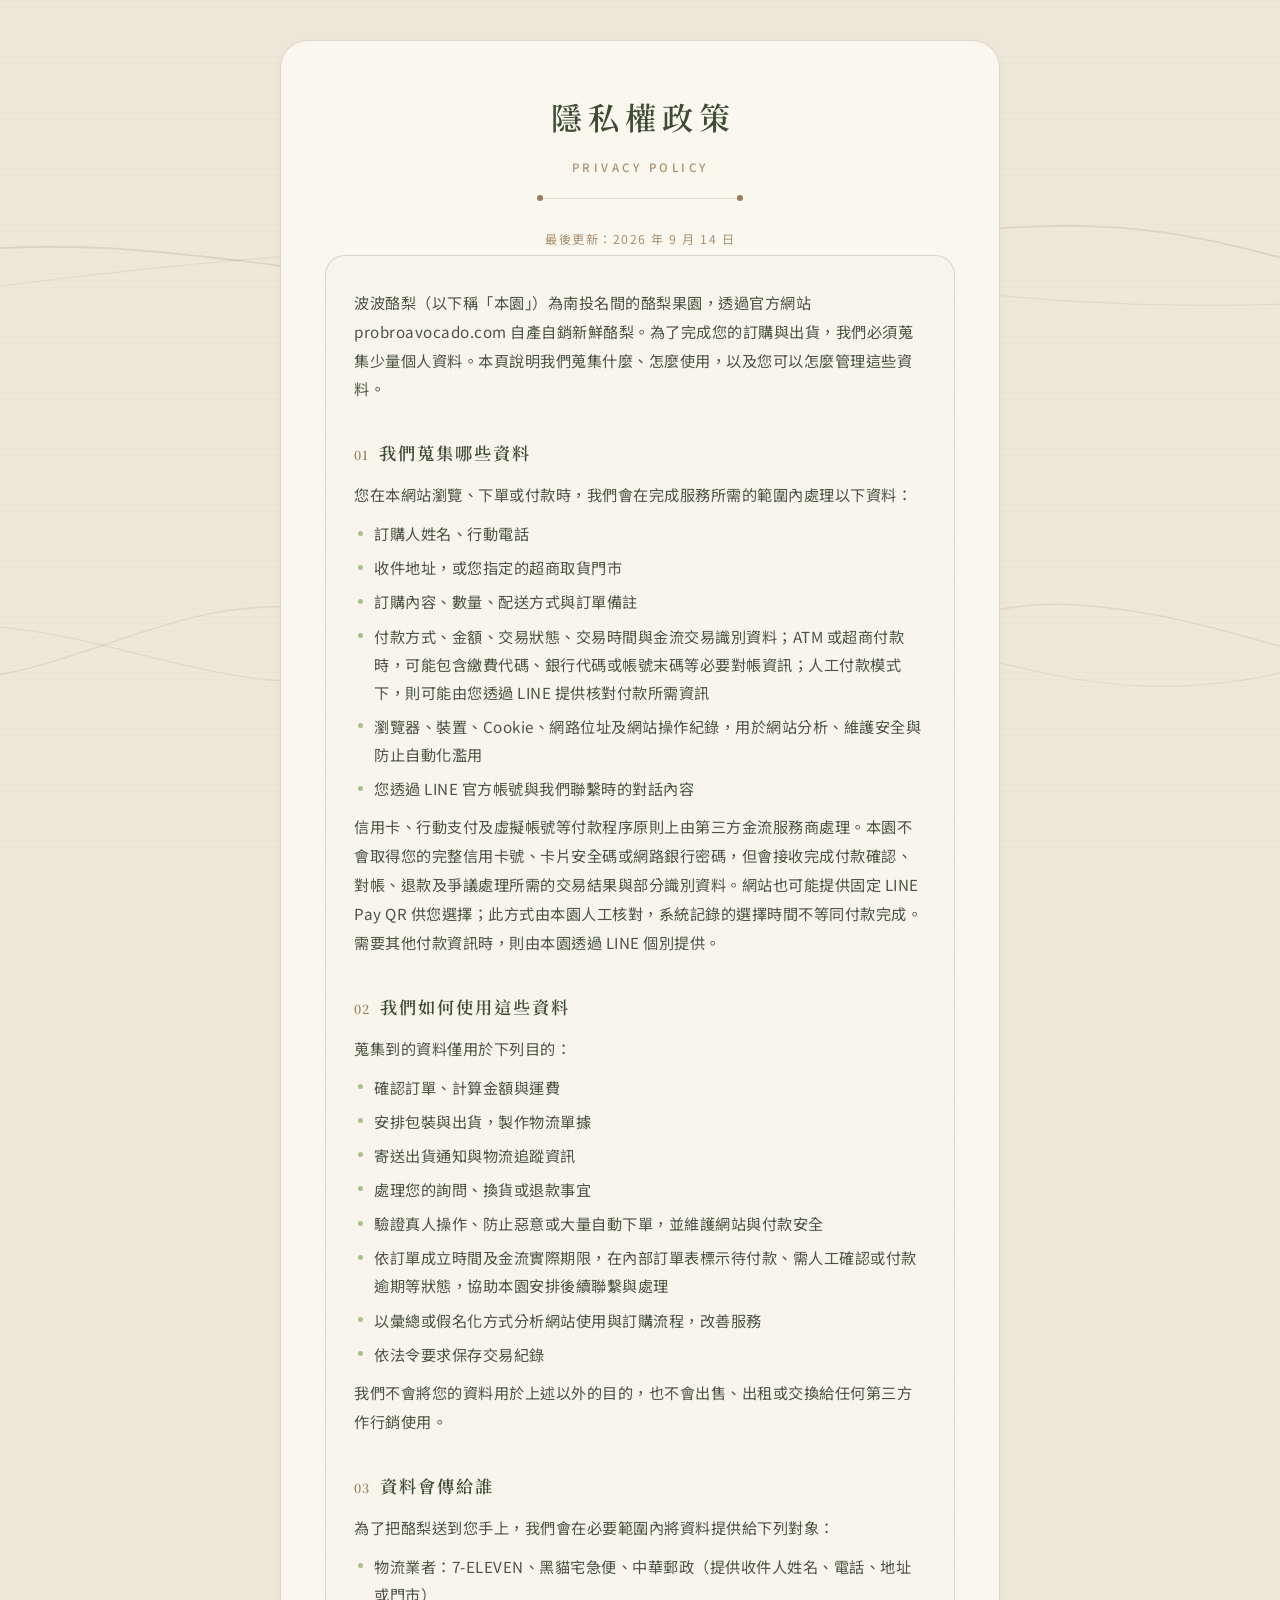
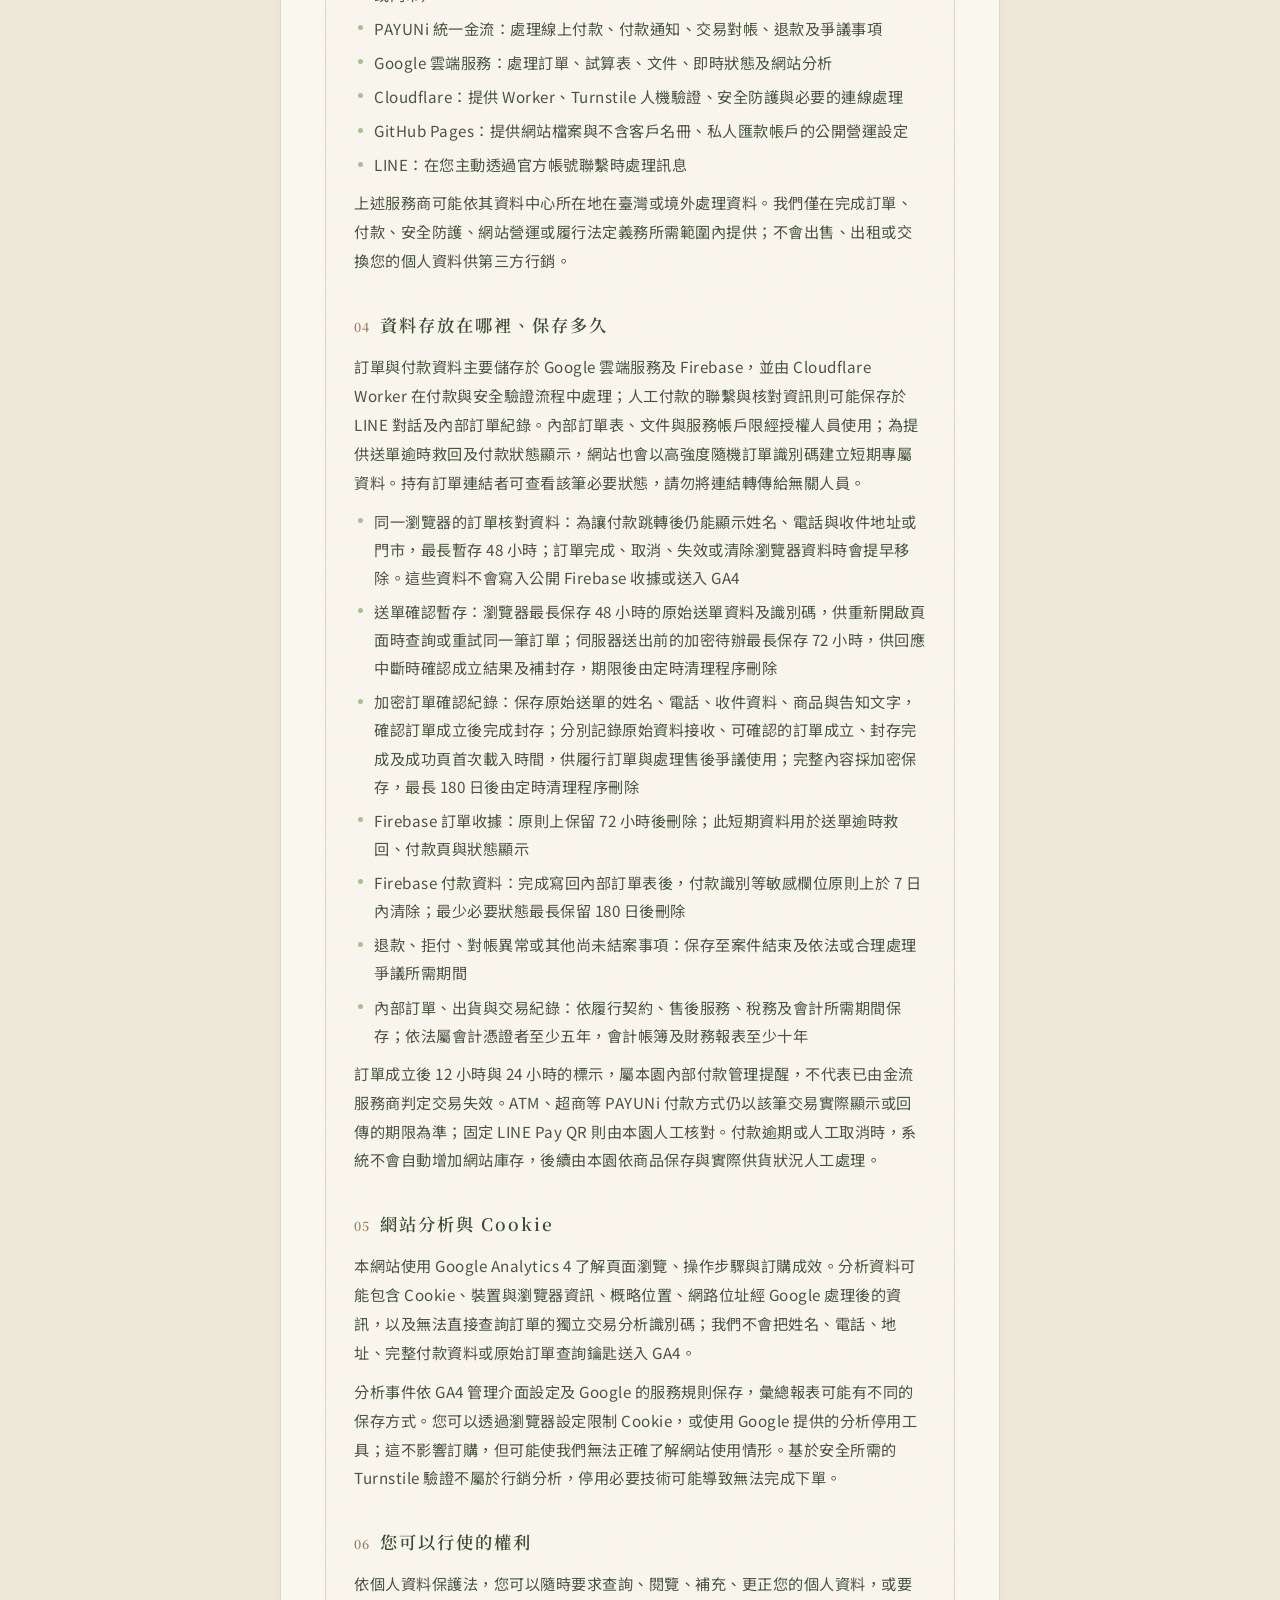
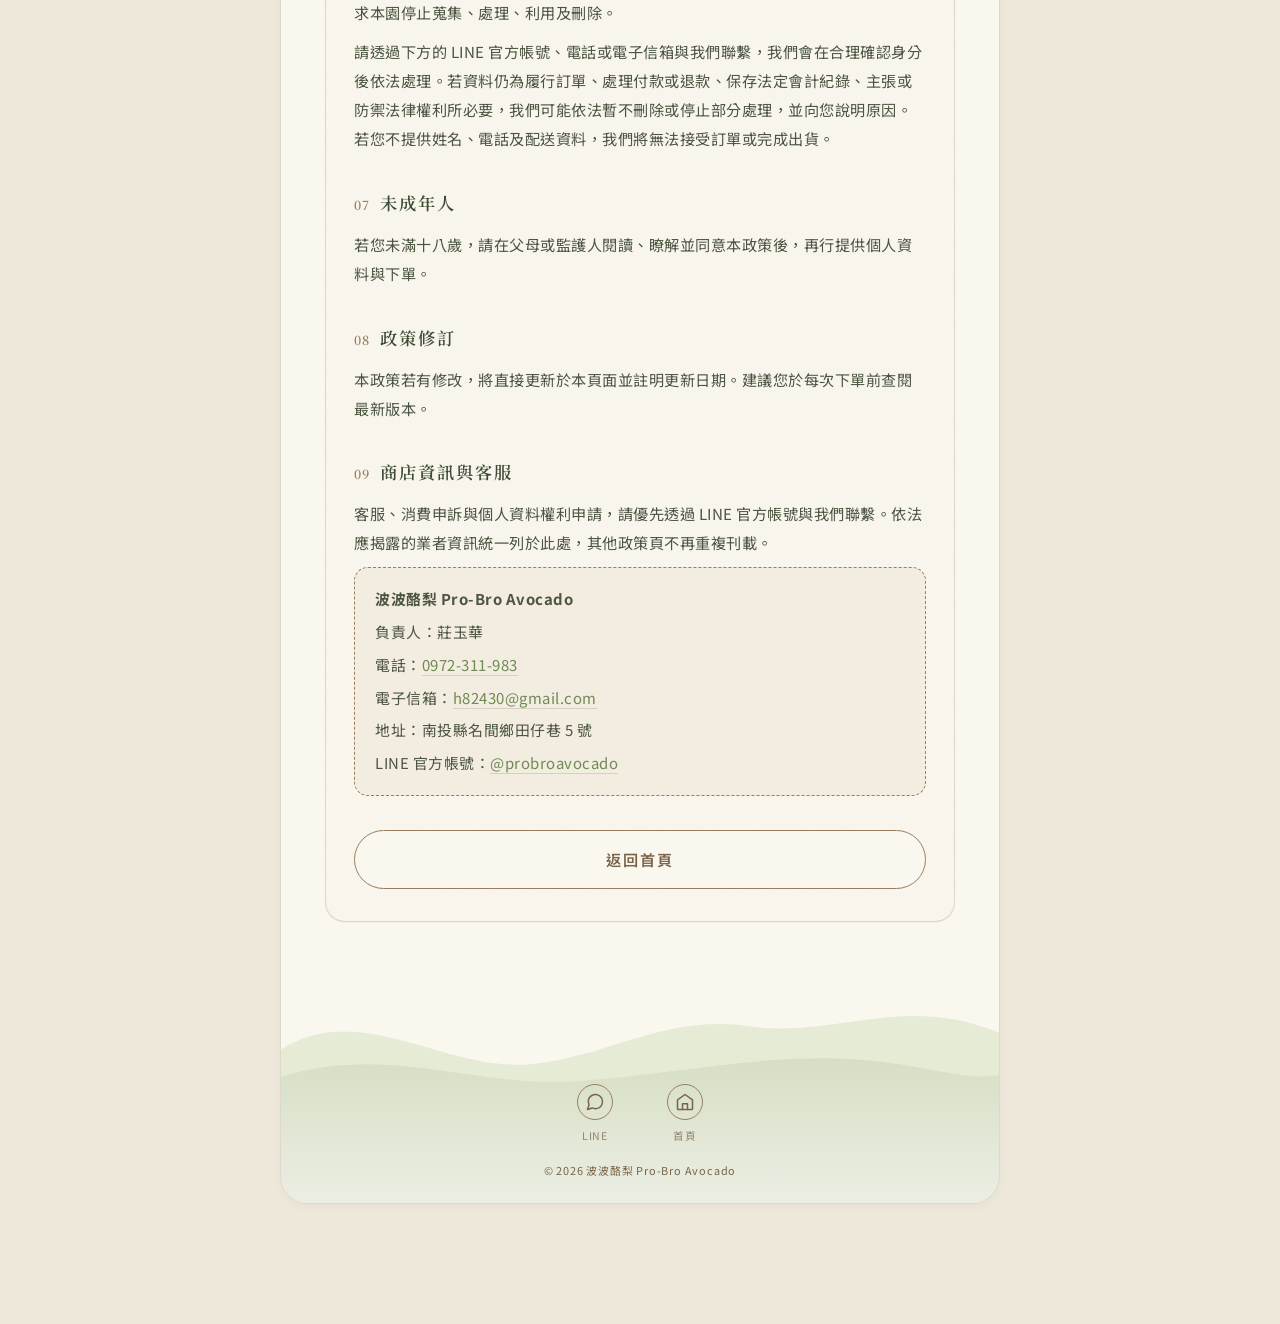
<file: privacy.html>
<!DOCTYPE html>
<html lang="zh-Hant-TW">
<head>
<meta charset="UTF-8">
<meta name="viewport" content="width=device-width, initial-scale=1.0">
<title>隱私權政策｜波波酪梨 Pro-Bro Avocado</title>
<meta name="description" content="波波酪梨蒐集、處理與利用個人資料的方式說明。">

<link rel="preconnect" href="https://fonts.googleapis.com">
<link rel="preconnect" href="https://fonts.gstatic.com" crossorigin>
<link href="https://fonts.googleapis.com/css2?family=Noto+Sans+TC:wght@400;500;600;700&family=Noto+Serif+TC:wght@500;600&display=swap" rel="stylesheet">

<link rel="stylesheet" href="style.css?v=11">

<style>
  /* 政策頁專用：條文編號與段落節奏。
     只在 .policy-page 下生效，不影響訂購流程的任何頁面。 */
  .policy-page .info-block { text-align: left; }

  .policy-page .policy-section { margin-bottom: 34px; }
  .policy-page .policy-section:last-child { margin-bottom: 0; }

  .policy-page .policy-heading {
    font-family: var(--heading-font);
    font-size: 1.08rem;
    font-weight: 600;
    letter-spacing: 2px;
    color: var(--avo-dark);
    margin: 0 0 12px;
    display: flex;
    align-items: baseline;
    gap: 10px;
  }
  .policy-page .policy-num {
    font-size: 0.78rem;
    font-weight: 600;
    letter-spacing: 1px;
    color: var(--avo-accent);
    font-variant-numeric: tabular-nums;
    flex: 0 0 auto;
  }

  .policy-page .policy-section p {
    font-size: 0.95rem;
    line-height: 1.9;
    margin: 0 0 10px;
    white-space: normal;
    color: var(--text-main);
  }
  .policy-page .policy-section p:last-child { margin-bottom: 0; }

  .policy-page .policy-list {
    list-style: none;
    margin: 4px 0 10px;
    padding: 0;
  }
  .policy-page .policy-list li {
    position: relative;
    padding-left: 20px;
    font-size: 0.95rem;
    line-height: 1.85;
    margin-bottom: 6px;
    color: var(--text-main);
  }
  .policy-page .policy-list li::before {
    content: "";
    position: absolute;
    left: 4px;
    top: 0.75em;
    width: 5px;
    height: 5px;
    border-radius: 50%;
    background: var(--sage);
  }

  .policy-page .policy-updated {
    text-align: center;
    font-size: 0.76rem;
    letter-spacing: 1.5px;
    color: var(--avo-accent);
    opacity: 0.85;
    margin: 0 0 4px;
  }

  .policy-page .contact-card {
    background: rgba(237, 228, 211, 0.5);
    border: 1px dashed var(--avo-accent);
    border-radius: var(--r-field);
    padding: 18px 20px;
    margin-top: 6px;
  }
  .policy-page .contact-card p {
    margin: 0 0 6px;
    font-size: 0.93rem;
    line-height: 1.8;
  }
  .policy-page .contact-card p:last-child { margin-bottom: 0; }
  .policy-page .contact-card a {
    color: var(--herb-green);
    text-decoration: none;
    border-bottom: 1px solid var(--rule);
  }
  .policy-page .contact-card a:hover { border-bottom-color: var(--herb-green); }

  .policy-page .back-link-wrap { margin-top: 26px; }
  .policy-page .back-link-wrap .btn-secondary { width: 100%; }

  @media screen and (max-width: 767px) {
    .policy-page .policy-section { margin-bottom: 28px; }
    .policy-page .policy-heading { font-size: 1rem; letter-spacing: 1.5px; }
    .policy-page .policy-section p,
    .policy-page .policy-list li { font-size: 0.9rem; }
  }
</style>
</head>

<body class="policy-page">
<div class="main-wrapper">
  <div class="app-container">

    <h1 class="main-title">隱私權政策</h1>
    <p class="sub-title">PRIVACY POLICY</p>
    <div class="title-divider"></div>
    <!-- 2026-09-08：補充加密訂單確認紀錄及其保存期限 -->
    <p class="policy-updated">最後更新：2026 年 9 月 14 日</p>

    <div class="info-block">
      <div class="policy-section">
        <p>波波酪梨（以下稱「本園」）為南投名間的酪梨果園，透過官方網站 probroavocado.com 自產自銷新鮮酪梨。為了完成您的訂購與出貨，我們必須蒐集少量個人資料。本頁說明我們蒐集什麼、怎麼使用，以及您可以怎麼管理這些資料。</p>
      </div>

      <div class="policy-section">
        <h2 class="policy-heading"><span class="policy-num">01</span>我們蒐集哪些資料</h2>
        <p>您在本網站瀏覽、下單或付款時，我們會在完成服務所需的範圍內處理以下資料：</p>
        <ul class="policy-list">
          <li>訂購人姓名、行動電話</li>
          <li>收件地址，或您指定的超商取貨門市</li>
          <li>訂購內容、數量、配送方式與訂單備註</li>
          <li>付款方式、金額、交易狀態、交易時間與金流交易識別資料；ATM 或超商付款時，可能包含繳費代碼、銀行代碼或帳號末碼等必要對帳資訊；人工付款模式下，則可能由您透過 LINE 提供核對付款所需資訊</li>
          <li>瀏覽器、裝置、Cookie、網路位址及網站操作紀錄，用於網站分析、維護安全與防止自動化濫用</li>
          <li>您透過 LINE 官方帳號與我們聯繫時的對話內容</li>
        </ul>
        <p>信用卡、行動支付及虛擬帳號等付款程序原則上由第三方金流服務商處理。本園不會取得您的完整信用卡號、卡片安全碼或網路銀行密碼，但會接收完成付款確認、對帳、退款及爭議處理所需的交易結果與部分識別資料。網站也可能提供固定 LINE Pay QR 供您選擇；此方式由本園人工核對，系統記錄的選擇時間不等同付款完成。需要其他付款資訊時，則由本園透過 LINE 個別提供。</p>
      </div>

      <div class="policy-section">
        <h2 class="policy-heading"><span class="policy-num">02</span>我們如何使用這些資料</h2>
        <p>蒐集到的資料僅用於下列目的：</p>
        <ul class="policy-list">
          <li>確認訂單、計算金額與運費</li>
          <li>安排包裝與出貨，製作物流單據</li>
          <li>寄送出貨通知與物流追蹤資訊</li>
          <li>處理您的詢問、換貨或退款事宜</li>
          <li>驗證真人操作、防止惡意或大量自動下單，並維護網站與付款安全</li>
          <li>依訂單成立時間及金流實際期限，在內部訂單表標示待付款、需人工確認或付款逾期等狀態，協助本園安排後續聯繫與處理</li>
          <li>以彙總或假名化方式分析網站使用與訂購流程，改善服務</li>
          <li>依法令要求保存交易紀錄</li>
        </ul>
        <p>我們不會將您的資料用於上述以外的目的，也不會出售、出租或交換給任何第三方作行銷使用。</p>
      </div>

      <div class="policy-section">
        <h2 class="policy-heading"><span class="policy-num">03</span>資料會傳給誰</h2>
        <p>為了把酪梨送到您手上，我們會在必要範圍內將資料提供給下列對象：</p>
        <ul class="policy-list">
          <li>物流業者：7-ELEVEN、黑貓宅急便、中華郵政（提供收件人姓名、電話、地址或門市）</li>
          <li>PAYUNi 統一金流：處理線上付款、付款通知、交易對帳、退款及爭議事項</li>
          <li>Google 雲端服務：處理訂單、試算表、文件、即時狀態及網站分析</li>
          <li>Cloudflare：提供 Worker、Turnstile 人機驗證、安全防護與必要的連線處理</li>
          <li>GitHub Pages：提供網站檔案與不含客戶名冊、私人匯款帳戶的公開營運設定</li>
          <li>LINE：在您主動透過官方帳號聯繫時處理訊息</li>
        </ul>
        <p>上述服務商可能依其資料中心所在地在臺灣或境外處理資料。我們僅在完成訂單、付款、安全防護、網站營運或履行法定義務所需範圍內提供；不會出售、出租或交換您的個人資料供第三方行銷。</p>
      </div>

      <div class="policy-section">
        <h2 class="policy-heading"><span class="policy-num">04</span>資料存放在哪裡、保存多久</h2>
        <p>訂單與付款資料主要儲存於 Google 雲端服務及 Firebase，並由 Cloudflare Worker 在付款與安全驗證流程中處理；人工付款的聯繫與核對資訊則可能保存於 LINE 對話及內部訂單紀錄。內部訂單表、文件與服務帳戶限經授權人員使用；為提供送單逾時救回及付款狀態顯示，網站也會以高強度隨機訂單識別碼建立短期專屬資料。持有訂單連結者可查看該筆必要狀態，請勿將連結轉傳給無關人員。</p>
        <ul class="policy-list">
          <li>同一瀏覽器的訂單核對資料：為讓付款跳轉後仍能顯示姓名、電話與收件地址或門市，最長暫存 48 小時；訂單完成、取消、失效或清除瀏覽器資料時會提早移除。這些資料不會寫入公開 Firebase 收據或送入 GA4</li>
          <li>送單確認暫存：瀏覽器最長保存 48 小時的原始送單資料及識別碼，供重新開啟頁面時查詢或重試同一筆訂單；伺服器送出前的加密待辦最長保存 72 小時，供回應中斷時確認成立結果及補封存，期限後由定時清理程序刪除</li>
          <li>加密訂單確認紀錄：保存原始送單的姓名、電話、收件資料、商品與告知文字，確認訂單成立後完成封存；分別記錄原始資料接收、可確認的訂單成立、封存完成及成功頁首次載入時間，供履行訂單與處理售後爭議使用；完整內容採加密保存，最長 180 日後由定時清理程序刪除</li>
          <li>Firebase 訂單收據：原則上保留 72 小時後刪除；此短期資料用於送單逾時救回、付款頁與狀態顯示</li>
          <li>Firebase 付款資料：完成寫回內部訂單表後，付款識別等敏感欄位原則上於 7 日內清除；最少必要狀態最長保留 180 日後刪除</li>
          <li>退款、拒付、對帳異常或其他尚未結案事項：保存至案件結束及依法或合理處理爭議所需期間</li>
          <li>內部訂單、出貨與交易紀錄：依履行契約、售後服務、稅務及會計所需期間保存；依法屬會計憑證者至少五年，會計帳簿及財務報表至少十年</li>
        </ul>
        <p>訂單成立後 12 小時與 24 小時的標示，屬本園內部付款管理提醒，不代表已由金流服務商判定交易失效。ATM、超商等 PAYUNi 付款方式仍以該筆交易實際顯示或回傳的期限為準；固定 LINE Pay QR 則由本園人工核對。付款逾期或人工取消時，系統不會自動增加網站庫存，後續由本園依商品保存與實際供貨狀況人工處理。</p>
      </div>

      <div class="policy-section">
        <h2 class="policy-heading"><span class="policy-num">05</span>網站分析與 Cookie</h2>
        <p>本網站使用 Google Analytics 4 了解頁面瀏覽、操作步驟與訂購成效。分析資料可能包含 Cookie、裝置與瀏覽器資訊、概略位置、網路位址經 Google 處理後的資訊，以及無法直接查詢訂單的獨立交易分析識別碼；我們不會把姓名、電話、地址、完整付款資料或原始訂單查詢鑰匙送入 GA4。</p>
        <p>分析事件依 GA4 管理介面設定及 Google 的服務規則保存，彙總報表可能有不同的保存方式。您可以透過瀏覽器設定限制 Cookie，或使用 Google 提供的分析停用工具；這不影響訂購，但可能使我們無法正確了解網站使用情形。基於安全所需的 Turnstile 驗證不屬於行銷分析，停用必要技術可能導致無法完成下單。</p>
      </div>

      <div class="policy-section">
        <h2 class="policy-heading"><span class="policy-num">06</span>您可以行使的權利</h2>
        <p>依個人資料保護法，您可以隨時要求查詢、閱覽、補充、更正您的個人資料，或要求本園停止蒐集、處理、利用及刪除。</p>
        <p>請透過下方的 LINE 官方帳號、電話或電子信箱與我們聯繫，我們會在合理確認身分後依法處理。若資料仍為履行訂單、處理付款或退款、保存法定會計紀錄、主張或防禦法律權利所必要，我們可能依法暫不刪除或停止部分處理，並向您說明原因。若您不提供姓名、電話及配送資料，我們將無法接受訂單或完成出貨。</p>
      </div>

      <div class="policy-section">
        <h2 class="policy-heading"><span class="policy-num">07</span>未成年人</h2>
        <p>若您未滿十八歲，請在父母或監護人閱讀、瞭解並同意本政策後，再行提供個人資料與下單。</p>
      </div>

      <div class="policy-section">
        <h2 class="policy-heading"><span class="policy-num">08</span>政策修訂</h2>
        <p>本政策若有修改，將直接更新於本頁面並註明更新日期。建議您於每次下單前查閱最新版本。</p>
      </div>

      <div class="policy-section" id="shop-contact">
        <h2 class="policy-heading"><span class="policy-num">09</span>商店資訊與客服</h2>
        <p>客服、消費申訴與個人資料權利申請，請優先透過 LINE 官方帳號與我們聯繫。依法應揭露的業者資訊統一列於此處，其他政策頁不再重複刊載。</p>
        <div class="contact-card">
          <p><strong>波波酪梨 Pro-Bro Avocado</strong></p>
          <p>負責人：莊玉華</p>
          <p>電話：<a href="tel:0972311983">0972-311-983</a></p>
          <p>電子信箱：<a href="mailto:h82430@gmail.com">h82430@gmail.com</a></p>
          <p>地址：南投縣名間鄉田仔巷 5 號</p>
          <p>LINE 官方帳號：<a href="https://lin.ee/PBsoOcU" target="_blank" rel="noopener">@probroavocado</a></p>
        </div>
      </div>

      <div class="back-link-wrap">
        <a href="/" class="btn-secondary">返回首頁</a>
      </div>
    </div>

    <footer class="site-footer">
      <div class="social-links">
        <a class="social-item" href="https://lin.ee/PBsoOcU" target="_blank" rel="noopener">
          <span class="social-icon" aria-hidden="true">
            <svg viewBox="0 0 24 24" fill="none" stroke="currentColor" stroke-width="1.8" stroke-linecap="round" stroke-linejoin="round">
              <path d="M21 11.5a8.38 8.38 0 0 1-.9 3.8 8.5 8.5 0 0 1-7.6 4.7 8.38 8.38 0 0 1-3.8-.9L3 21l1.9-5.7a8.38 8.38 0 0 1-.9-3.8 8.5 8.5 0 0 1 4.7-7.6 8.38 8.38 0 0 1 3.8-.9h.5a8.48 8.48 0 0 1 8 8v.5z"/>
            </svg>
          </span>
          <span class="social-label">LINE</span>
        </a>
        <a class="social-item" href="index.html">
          <span class="social-icon" aria-hidden="true">
            <svg viewBox="0 0 24 24" fill="none" stroke="currentColor" stroke-width="1.8" stroke-linecap="round" stroke-linejoin="round">
              <path d="M3 9.5 12 3l9 6.5V20a1 1 0 0 1-1 1H4a1 1 0 0 1-1-1V9.5z"/>
              <path d="M9 21v-7h6v7"/>
            </svg>
          </span>
          <span class="social-label">首頁</span>
        </a>
      </div>
      <div>© 2026 波波酪梨 Pro-Bro Avocado</div>
    </footer>

  </div>
</div>
</body>
</html>
</file>
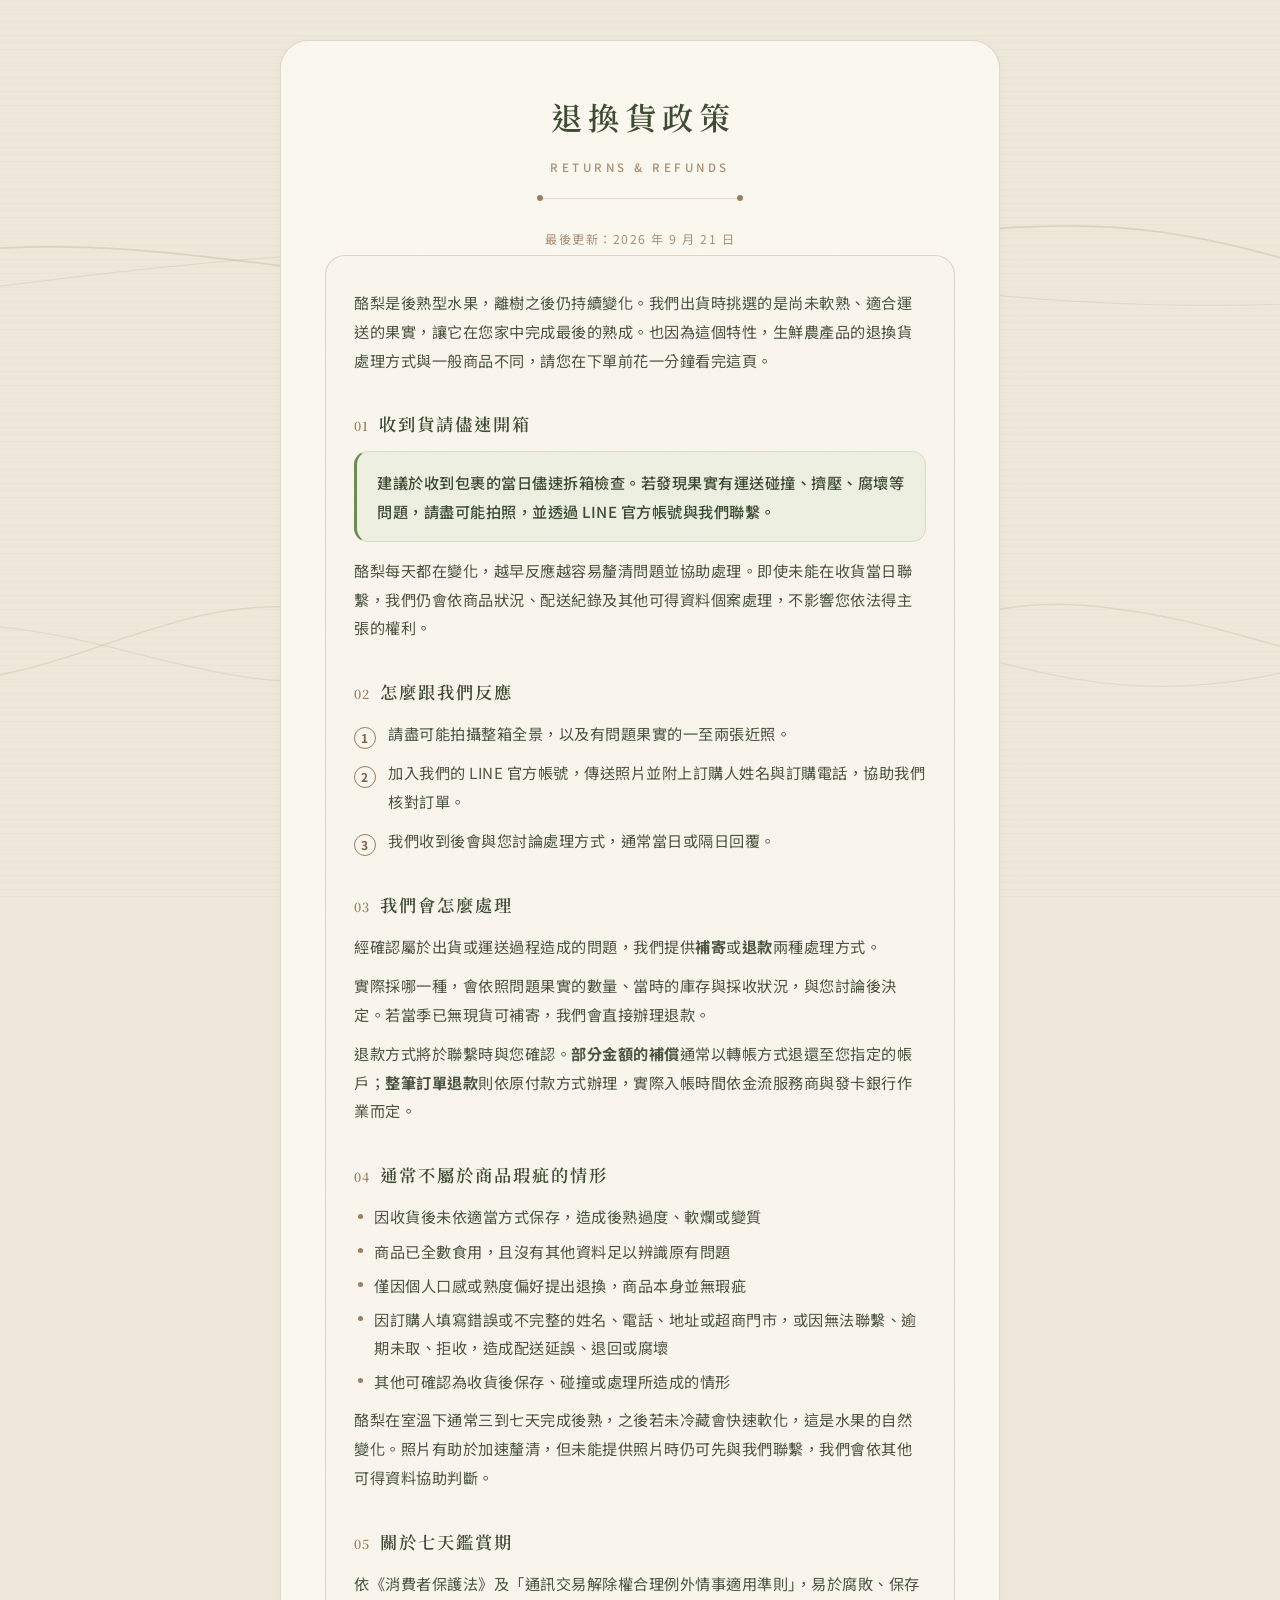
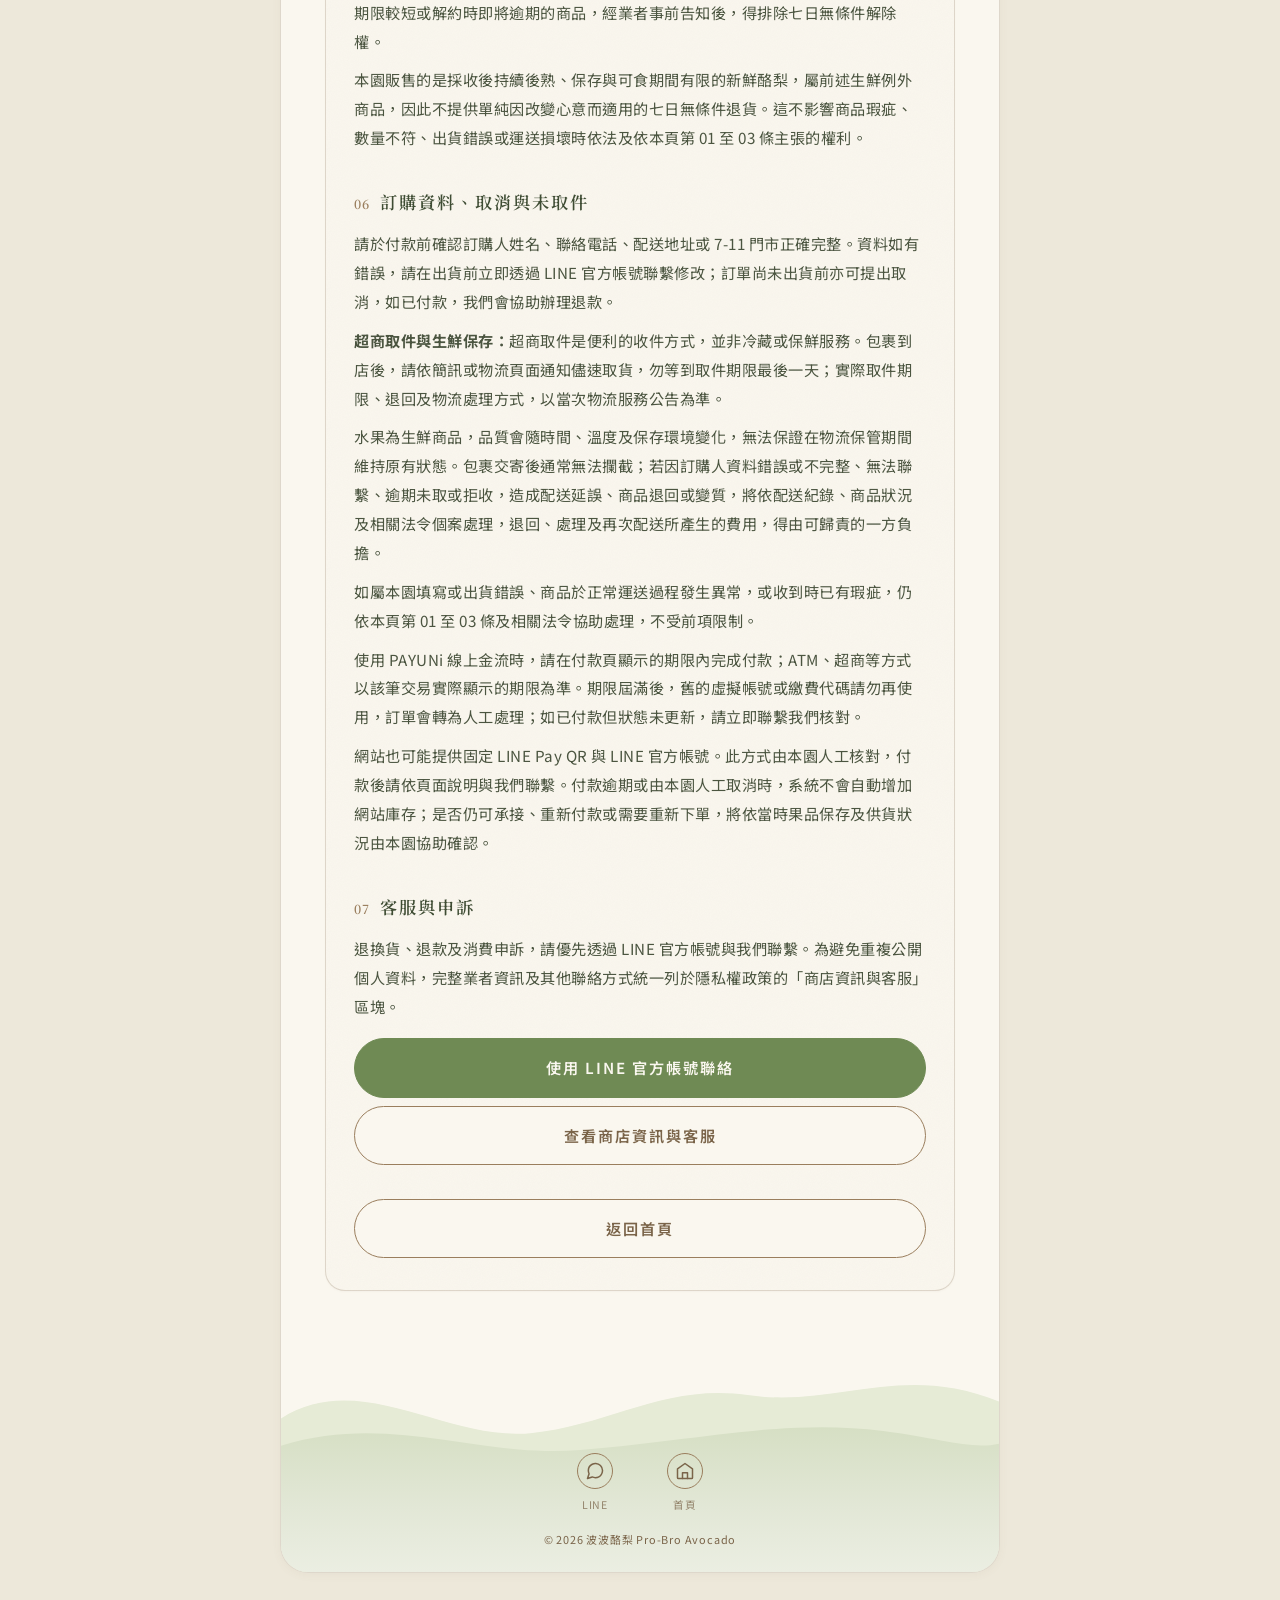
<file: refund-policy.html>
<!DOCTYPE html>
<html lang="zh-Hant-TW">
<head>
<meta charset="UTF-8">
<meta name="viewport" content="width=device-width, initial-scale=1.0">
<title>退換貨政策｜波波酪梨 Pro-Bro Avocado</title>
<meta name="description" content="波波酪梨的退換貨、補寄與退款處理原則。生鮮農產品請於收貨後儘速開箱檢查。">

<link rel="preconnect" href="https://fonts.googleapis.com">
<link rel="preconnect" href="https://fonts.gstatic.com" crossorigin>
<link href="https://fonts.googleapis.com/css2?family=Noto+Sans+TC:wght@400;500;600;700&family=Noto+Serif+TC:wght@500;600&display=swap" rel="stylesheet">

<link rel="stylesheet" href="style.css?v=20">

<style>
  /* 政策頁專用樣式，與 privacy.html 共用同一套規則。
     只在 .policy-page 下生效，不影響訂購流程的任何頁面。 */
  .policy-page .info-block { text-align: left; }

  .policy-page .policy-section { margin-bottom: 34px; }
  .policy-page .policy-section:last-child { margin-bottom: 0; }

  .policy-page .policy-heading {
    font-family: var(--heading-font);
    font-size: 1.08rem;
    font-weight: 600;
    letter-spacing: 2px;
    color: var(--avo-dark);
    margin: 0 0 12px;
    display: flex;
    align-items: baseline;
    gap: 10px;
  }
  .policy-page .policy-num {
    font-size: 0.78rem;
    font-weight: 600;
    letter-spacing: 1px;
    color: var(--avo-accent);
    font-variant-numeric: tabular-nums;
    flex: 0 0 auto;
  }

  .policy-page .policy-section p {
    font-size: 0.95rem;
    line-height: 1.9;
    margin: 0 0 10px;
    white-space: normal;
    color: var(--text-main);
  }
  .policy-page .policy-section p:last-child { margin-bottom: 0; }

  .policy-page .policy-list {
    list-style: none;
    margin: 4px 0 10px;
    padding: 0;
  }
  .policy-page .policy-list li {
    position: relative;
    padding-left: 20px;
    font-size: 0.95rem;
    line-height: 1.85;
    margin-bottom: 6px;
    color: var(--text-main);
  }
  .policy-page .policy-list li::before {
    content: "";
    position: absolute;
    left: 4px;
    top: 0.75em;
    width: 5px;
    height: 5px;
    border-radius: 50%;
    background: var(--sage);
  }

  /* 非商品瑕疵清單：改用暖褐色圓點，與可受理項目區隔。 */
  .policy-page .policy-list.is-excluded li::before { background: var(--avo-accent); }

  .policy-page .policy-updated {
    text-align: center;
    font-size: 0.76rem;
    letter-spacing: 1.5px;
    color: var(--avo-accent);
    opacity: 0.85;
    margin: 0 0 4px;
  }

  /* 提醒消費者儘速開箱，但不以單一時限排除依法得主張的權利。 */
  .policy-page .policy-callout {
    background: rgba(228, 234, 215, 0.55);
    border: 1px solid var(--rule-soft);
    border-left: 3px solid var(--herb-green);
    border-radius: var(--r-field);
    padding: 16px 20px;
    margin: 0 0 14px;
  }
  .policy-page .policy-callout p {
    margin: 0;
    font-size: 0.95rem;
    line-height: 1.85;
    color: var(--avo-dark);
    font-weight: 500;
  }

  .policy-page .step-row {
    display: flex;
    align-items: baseline;
    gap: 12px;
    margin-bottom: 10px;
  }
  .policy-page .step-row:last-child { margin-bottom: 0; }
  .policy-page .step-mark {
    flex: 0 0 auto;
    width: 22px;
    height: 22px;
    border-radius: 50%;
    border: 1px solid var(--avo-accent);
    color: var(--clay-deep);
    font-size: 0.75rem;
    font-weight: 700;
    display: inline-flex;
    align-items: center;
    justify-content: center;
    font-variant-numeric: tabular-nums;
    transform: translateY(3px);
  }
  .policy-page .step-row p { margin: 0; }

  .policy-page .contact-link {
    display: inline-flex;
    align-items: center;
    justify-content: center;
    width: 100%;
    margin-top: 8px;
  }

  .policy-page .back-link-wrap { margin-top: 26px; }
  .policy-page .back-link-wrap .btn-secondary { width: 100%; }

  @media screen and (max-width: 767px) {
    .policy-page .policy-section { margin-bottom: 28px; }
    .policy-page .policy-heading { font-size: 1rem; letter-spacing: 1.5px; }
    .policy-page .policy-section p,
    .policy-page .policy-list li { font-size: 0.9rem; }
    .policy-page .policy-callout { padding: 14px 16px; }
  }
</style>
</head>

<body class="policy-page">
<div class="main-wrapper">
  <div class="app-container">

    <h1 class="main-title">退換貨政策</h1>
    <p class="sub-title">RETURNS &amp; REFUNDS</p>
    <div class="title-divider"></div>
    <!-- 2026-09-07：補充訂購資料錯誤、無法聯繫、未取及拒收的處理方式 -->
    <p class="policy-updated">最後更新：2026 年 9 月 21 日</p>

    <div class="info-block">
      <div class="policy-section">
        <p>酪梨是後熟型水果，離樹之後仍持續變化。我們出貨時挑選的是尚未軟熟、適合運送的果實，讓它在您家中完成最後的熟成。也因為這個特性，生鮮農產品的退換貨處理方式與一般商品不同，請您在下單前花一分鐘看完這頁。</p>
      </div>

      <div class="policy-section">
        <h2 class="policy-heading"><span class="policy-num">01</span>收到貨請儘速開箱</h2>
        <div class="policy-callout">
          <p>建議於收到包裹的當日儘速拆箱檢查。若發現果實有運送碰撞、擠壓、腐壞等問題，請盡可能拍照，並透過 LINE 官方帳號與我們聯繫。</p>
        </div>
        <p>酪梨每天都在變化，越早反應越容易釐清問題並協助處理。即使未能在收貨當日聯繫，我們仍會依商品狀況、配送紀錄及其他可得資料個案處理，不影響您依法得主張的權利。</p>
      </div>

      <div class="policy-section">
        <h2 class="policy-heading"><span class="policy-num">02</span>怎麼跟我們反應</h2>
        <div class="step-row">
          <span class="step-mark">1</span>
          <p>請盡可能拍攝整箱全景，以及有問題果實的一至兩張近照。</p>
        </div>
        <div class="step-row">
          <span class="step-mark">2</span>
          <p>加入我們的 LINE 官方帳號，傳送照片並附上訂購人姓名與訂購電話，協助我們核對訂單。</p>
        </div>
        <div class="step-row">
          <span class="step-mark">3</span>
          <p>我們收到後會與您討論處理方式，通常當日或隔日回覆。</p>
        </div>
      </div>

      <div class="policy-section">
        <h2 class="policy-heading"><span class="policy-num">03</span>我們會怎麼處理</h2>
        <p>經確認屬於出貨或運送過程造成的問題，我們提供<strong>補寄</strong>或<strong>退款</strong>兩種處理方式。</p>
        <p>實際採哪一種，會依照問題果實的數量、當時的庫存與採收狀況，與您討論後決定。若當季已無現貨可補寄，我們會直接辦理退款。</p>
        <p>退款方式將於聯繫時與您確認。<strong>部分金額的補償</strong>通常以轉帳方式退還至您指定的帳戶；<strong>整筆訂單退款</strong>則依原付款方式辦理，實際入帳時間依金流服務商與發卡銀行作業而定。</p>
      </div>

      <div class="policy-section">
        <h2 class="policy-heading"><span class="policy-num">04</span>通常不屬於商品瑕疵的情形</h2>
        <ul class="policy-list is-excluded">
          <li>因收貨後未依適當方式保存，造成後熟過度、軟爛或變質</li>
          <li>商品已全數食用，且沒有其他資料足以辨識原有問題</li>
          <li>僅因個人口感或熟度偏好提出退換，商品本身並無瑕疵</li>
          <li>因訂購人填寫錯誤或不完整的姓名、電話、地址或超商門市，或因無法聯繫、逾期未取、拒收，造成配送延誤、退回或腐壞</li>
          <li>其他可確認為收貨後保存、碰撞或處理所造成的情形</li>
        </ul>
        <p>酪梨在室溫下通常三到七天完成後熟，之後若未冷藏會快速軟化，這是水果的自然變化。照片有助於加速釐清，但未能提供照片時仍可先與我們聯繫，我們會依其他可得資料協助判斷。</p>
      </div>

      <div class="policy-section">
        <h2 class="policy-heading"><span class="policy-num">05</span>關於七天鑑賞期</h2>
        <p>依《消費者保護法》及「通訊交易解除權合理例外情事適用準則」，易於腐敗、保存期限較短或解約時即將逾期的商品，經業者事前告知後，得排除七日無條件解除權。</p>
        <p>本園販售的是採收後持續後熟、保存與可食期間有限的新鮮酪梨，屬前述生鮮例外商品，因此不提供單純因改變心意而適用的七日無條件退貨。這不影響商品瑕疵、數量不符、出貨錯誤或運送損壞時依法及依本頁第 01 至 03 條主張的權利。</p>
      </div>

      <div class="policy-section">
        <h2 class="policy-heading"><span class="policy-num">06</span>訂購資料、取消與未取件</h2>
        <p>請於付款前確認訂購人姓名、聯絡電話、配送地址或 7‑11 門市正確完整。資料如有錯誤，請在出貨前立即透過 LINE 官方帳號聯繫修改；訂單尚未出貨前亦可提出取消，如已付款，我們會協助辦理退款。</p>
        <p><strong>超商取件與生鮮保存：</strong>超商取件是便利的收件方式，並非冷藏或保鮮服務。包裹到店後，請依簡訊或物流頁面通知儘速取貨，勿等到取件期限最後一天；實際取件期限、退回及物流處理方式，以當次物流服務公告為準。</p>
        <p>水果為生鮮商品，品質會隨時間、溫度及保存環境變化，無法保證在物流保管期間維持原有狀態。包裹交寄後通常無法攔截；若因訂購人資料錯誤或不完整、無法聯繫、逾期未取或拒收，造成配送延誤、商品退回或變質，將依配送紀錄、商品狀況及相關法令個案處理，退回、處理及再次配送所產生的費用，得由可歸責的一方負擔。</p>
        <p>如屬本園填寫或出貨錯誤、商品於正常運送過程發生異常，或收到時已有瑕疵，仍依本頁第 01 至 03 條及相關法令協助處理，不受前項限制。</p>
        <p>使用 PAYUNi 線上金流時，請在付款頁顯示的期限內完成付款；ATM、超商等方式以該筆交易實際顯示的期限為準。期限屆滿後，舊的虛擬帳號或繳費代碼請勿再使用，訂單會轉為人工處理；如已付款但狀態未更新，請立即聯繫我們核對。</p>
        <p>網站也可能提供固定 LINE Pay QR 與 LINE 官方帳號。此方式由本園人工核對，付款後請依頁面說明與我們聯繫。付款逾期或由本園人工取消時，系統不會自動增加網站庫存；是否仍可承接、重新付款或需要重新下單，將依當時果品保存及供貨狀況由本園協助確認。</p>
      </div>

      <div class="policy-section">
        <h2 class="policy-heading"><span class="policy-num">07</span>客服與申訴</h2>
        <p>退換貨、退款及消費申訴，請優先透過 LINE 官方帳號與我們聯繫。為避免重複公開個人資料，完整業者資訊及其他聯絡方式統一列於隱私權政策的「商店資訊與客服」區塊。</p>
        <a href="https://lin.ee/PBsoOcU" class="btn-primary contact-link" target="_blank" rel="noopener">使用 LINE 官方帳號聯絡</a>
        <a href="privacy.html#shop-contact" class="btn-secondary contact-link">查看商店資訊與客服</a>
      </div>

      <div class="back-link-wrap">
        <a href="/" class="btn-secondary">返回首頁</a>
      </div>
    </div>

    <footer class="site-footer">
      <div class="social-links">
        <a class="social-item" href="https://lin.ee/PBsoOcU" target="_blank" rel="noopener">
          <span class="social-icon" aria-hidden="true">
            <svg viewBox="0 0 24 24" fill="none" stroke="currentColor" stroke-width="1.8" stroke-linecap="round" stroke-linejoin="round">
              <path d="M21 11.5a8.38 8.38 0 0 1-.9 3.8 8.5 8.5 0 0 1-7.6 4.7 8.38 8.38 0 0 1-3.8-.9L3 21l1.9-5.7a8.38 8.38 0 0 1-.9-3.8 8.5 8.5 0 0 1 4.7-7.6 8.38 8.38 0 0 1 3.8-.9h.5a8.48 8.48 0 0 1 8 8v.5z"/>
            </svg>
          </span>
          <span class="social-label">LINE</span>
        </a>
        <a class="social-item" href="index.html">
          <span class="social-icon" aria-hidden="true">
            <svg viewBox="0 0 24 24" fill="none" stroke="currentColor" stroke-width="1.8" stroke-linecap="round" stroke-linejoin="round">
              <path d="M3 9.5 12 3l9 6.5V20a1 1 0 0 1-1 1H4a1 1 0 0 1-1-1V9.5z"/>
              <path d="M9 21v-7h6v7"/>
            </svg>
          </span>
          <span class="social-label">首頁</span>
        </a>
      </div>
      <div>© 2026 波波酪梨 Pro-Bro Avocado</div>
    </footer>

  </div>
</div>
</body>
</html>
</file>
<file: style.css>
/* =========================================================
   🥑 波波酪梨 Pro-Bro Avocado
   style.css ｜ v9.7・安心提示與付款按鈕版（2026-08-30）

   【v9.7】新增訂單安心提示，付款主按鈕稍微縮小並加入柔和立體互動。
   【v9.6】優惠待審核時可安全放棄優惠並依原金額繼續付款。
   【v9.5】優惠入口縮為次要按鈕，點擊後以彈窗選擇資格且不顯示折抵金額。
   【v9.3】ATM／超商付款改為兩張淡綠卡片，新增深綠色付款期限警語。
   【v9.2】保存訂單連結併入付款方式下方的虛線區域，說明文字依序排列。
   【v9.1】LINE Pay 成功頁新增直接開啟主按鈕、QR 分隔與圖片開啟備案。
   【v9】未付款提示可顯示多筆合計、分筆付款說明與最近一筆入口。

   【v8 相對 v7 的改動】

   ➕ 新增：金流相關樣式（檔案最後一區）
      ・.pay-steps      三階狀態列（訂單已建立 → 待付款 → 準備出貨）
      ・.pay-field      虛擬帳號 / 繳費代碼顯示區
      ・.pay-bank       匯款資訊單卡（逃生開關切到 bank 時）
      ・.pending-banner 回訪時的「尚未完成付款」提示

   ➖ 移除：成功頁改版後不再使用的規則
      ・.payment-switch-container / .switch-active-bg / .switch-option
        → 銀行轉帳 ⇄ LINE Pay 的膠囊切換器已整組拿掉
      ・.payment-content / @keyframes fadeIn
      ・.payment-detail-card / .payment-card-title / .payment-fields
      ・.qr-frame / #lp-qrcode / #lp-announcement / .caption-note
        → LINE Pay QR code 區塊已移除
      ・.order-total（未被任何頁面使用，.order-total-inside 才是實際在用的）

   ⚠️ .btn-copy 保留 —— 新的付款頁與匯款卡都在用它

   ─────────────────────────────────────────────────────
   【v7 設計依據】LINE 圖文選單、配送時間海報、社群貼文
   ─ 米白紙底 + 鼠尾草綠山丘 + 暖褐棕印章色
   ─ 標題用宋體（思源宋體），內文維持黑體確保訂購好讀
   ─ 卡片：細框線 + 顆粒紙紋，去掉大面積柔光陰影
   ─ 按鈕：膠囊型（沿用 LINE 選單的膠囊標籤）
   ─ 圖片：米色卡紙裱框（沿用「Avo Season 2026」貼文）
   ========================================================= */

:root {
  /* 🎨 主色票 ─────────────────────────────── */
  --creamy:      #FAF7EF;   /* 卡片紙色（最亮） */
  --avo-green:   #EDE8DA;   /* 頁面底色・霧米（比卡片深一階） */
  --avo-dark:    #3E4C33;   /* 深墨綠・標題與主要文字 */
  --text-main:   #4B5540;   /* 內文墨色 */
  --herb-green:  #6F8A54;   /* 主行動綠・按鈕 */
  --avo-accent:  #9A7E5D;   /* 暖褐棕・金額與強調（取自 LOGO 緞帶） */

  /* 🎨 延伸色票 ───────────────────────────── */
  --sage:        #A9BE94;   /* 山丘綠（深） */
  --sage-pale:   #D6DFC4;   /* 山丘綠（淺） */
  --sage-mist:   #E4EAD7;   /* 極淺綠底 */
  --clay-deep:   #7A6449;   /* 印章棕・深 */
  --clay-pale:   #EDE4D3;   /* 卡紙米・圖片裱框 */
  --rule:        rgba(122, 100, 73, 0.22);  /* 細框線 */
  --rule-soft:   rgba(122, 100, 73, 0.14);  /* 更淡的分隔線 */

  /* 📐 圓角尺度 ───────────────────────────── */
  --r-card:  20px;   /* 卡片 */
  --r-field: 14px;   /* 輸入框 */
  --r-img:   16px;   /* 圖片外框 */
  --r-pill:  999px;  /* 按鈕・膠囊 */

  --transition-smooth: all 0.35s cubic-bezier(0.4, 0, 0.2, 1);

  /* 🖋️ 標題專用：思源宋體，對應配送海報的標題字 */
  --heading-font: "Noto Serif TC", "Source Han Serif TC", "Songti TC",
                  "PMingLiU", "MingLiU", serif;
}

/* Cloudflare Turnstile：只有後台提供 site key 時才由 JS 顯示。
   flexible 尺寸可在手機版撐滿，但不讓 iframe 超出訂購卡片。 */
.turnstile-container {
  width: 100%;
  min-height: 66px;
  margin: 22px auto 4px;
  align-items: center;
  justify-content: center;
  overflow: hidden;
}

.turnstile-container > div,
.turnstile-container iframe {
  max-width: 100%;
}

.order-policy-notice {
  margin: 14px auto 6px;
  color: var(--clay-deep);
  font-size: 0.78rem;
  line-height: 1.75;
  text-align: center;
}

.order-policy-notice a {
  color: var(--herb-green);
  font-weight: 700;
  text-underline-offset: 3px;
}

/* ✅ 全站盒模型修正 */
*, *::before, *::after { box-sizing: border-box; }

.page-content {
  display: flex;
  flex-direction: column;
  align-items: stretch;
  justify-content: center;
  padding: 20px;
}

/* 🧱 全站字級基準 */
html { font-size: 16px; }

body {
  font-family: "Noto Sans TC", "PingFang TC", "Microsoft JhengHei", sans-serif;
  font-size: 0.9375rem;
  line-height: 1.8;
  letter-spacing: 0.5px;
  color: var(--text-main);
}

html, body {
  background-color: var(--avo-green) !important;
  margin: 0; padding: 0;
  /* 🌾 極淡的紙纖維橫紋，取代原本的 🥑 emoji 滿版底圖 */
  background-image: repeating-linear-gradient(
    to bottom,
    rgba(122, 100, 73, 0.028) 0px,
    rgba(122, 100, 73, 0.028) 1px,
    transparent 1px,
    transparent 7px
  );
  background-attachment: fixed;
  color: var(--text-main);
}

/* 🏞️ 背景等高線
   兩組丘陵線橫貫整個視窗，每組一深一淡（暖褐 + 深褐）。

   ⚠️ 四條線刻意做成節奏不一致，不要改回對稱：
      ・同一組內的兩條是「反相」而非垂直平移 —— 平移的話永遠不會相交
      ・上組 = 遠山：波長長、振幅小（約 58px）、只交會 2 次，整體略往下飄
      ・下組 = 近坡：波長短、振幅大（約 97px）、交會 4 次，起伏明顯陡
      ・線寬也各不相同（1.7 / 1.0 / 1.4 / 1.2），避免看起來像同一支筆畫的

   固定在視窗上不隨捲動移動，所以捲頁時卡片像是在地景上滑過。
   版卡片是滿版的，線條只會從卡片之間的縫隙透出來。 */
body::before {
  content: "";
  position: fixed;
  inset: 0;
  z-index: 0;
  pointer-events: none;
  background-image: url("data:image/svg+xml,%3Csvg xmlns='http://www.w3.org/2000/svg' viewBox='0 0 1440 900' preserveAspectRatio='xMidYMid slice'%3E%3Cg fill='none' stroke-linecap='round'%3E%3Cpath d='M-40,262 C220,214 400,296 640,282 C880,268 1060,206 1240,232 C1340,246 1400,272 1480,292' stroke='%239A7E5D' stroke-opacity='0.20' stroke-width='1.7'/%3E%3Cpath d='M-40,302 C300,256 520,234 780,262 C1020,288 1180,320 1480,298' stroke='%237A6449' stroke-opacity='0.12' stroke-width='1'/%3E%3Cpath d='M-40,676 C120,706 232,594 382,608 C540,622 618,714 780,700 C942,686 1010,590 1172,606 C1332,622 1392,678 1480,648' stroke='%239A7E5D' stroke-opacity='0.17' stroke-width='1.4'/%3E%3Cpath d='M-40,632 C140,600 250,690 420,682 C600,674 660,592 840,610 C1020,628 1120,700 1290,684 C1400,674 1444,642 1480,626' stroke='%237A6449' stroke-opacity='0.11' stroke-width='1.2'/%3E%3C/g%3E%3C/svg%3E");
  background-size: cover;
  background-position: center;
}

/* 內容永遠疊在等高線之上 */
.main-wrapper { position: relative; z-index: 1; }

/* --- 🧱 全站通用卡片外觀（唯一正版） --- */
.info-block {
  background-color: var(--creamy);
  /* 🎨 顆粒紙紋：對應你素材上的噪點質感，色調改為暖褐 */
  background-image: url("data:image/svg+xml,%3Csvg xmlns='http://www.w3.org/2000/svg' width='140' height='140'%3E%3Cfilter id='n'%3E%3CfeTurbulence type='fractalNoise' baseFrequency='0.9' numOctaves='3' stitchTiles='stitch' result='noise'/%3E%3CfeColorMatrix in='noise' type='matrix' values='0 0 0 0 0.48  0 0 0 0 0.39  0 0 0 0 0.29  0 0 0 0.045 0'/%3E%3C/filter%3E%3Crect width='100%25' height='100%25' filter='url(%23n)'/%3E%3C/svg%3E");
  padding: 32px 28px;
  border-radius: var(--r-card);
  border: 1px solid var(--rule);
  box-shadow: 0 1px 2px rgba(122, 100, 73, 0.04);
  margin-bottom: 26px;
  margin-left: auto;
  margin-right: auto;
  position: relative;
  box-sizing: border-box;
  transition: var(--transition-smooth);
  width: 100%;
  max-width: 700px;
  color: var(--avo-dark);
}

/* 📄 卡片內文 */
.info-block p {
  font-size: 1rem;
  white-space: pre-line;
}

/* 🏷️ 卡片內小標題 */
.info-block h3 {
  font-family: var(--heading-font);
  font-size: 1.15rem;
  font-weight: 600;
  letter-spacing: 2px;
  margin-bottom: 14px;
  color: var(--avo-dark);
}

/* ---【頁面標題】--- */
.main-title {
  font-family: var(--heading-font);
  font-size: 1.95rem;
  font-weight: 600;
  text-align: center;
  color: var(--avo-dark);
  margin-top: 0;              /* ⬅️ 統一由此控制，index 不再寫 inline */
  margin-bottom: 12px;
  letter-spacing: 6px;
  text-indent: 6px;           /* 補回字距造成的視覺偏移 */
  text-shadow: none;
}

/* ---【頁面副標題】--- */
.sub-title {
  text-align: center;
  color: var(--avo-accent);
  margin-bottom: 0;
  font-size: 0.72rem;
  letter-spacing: 3.5px;
  font-weight: 500;
  text-transform: uppercase;
  opacity: 0.85;
}

/* ---【第1頁公告・中文 slogan】--- */
.origin-slogan {
  text-align: center;
  color: var(--clay-deep);
  margin: 10px auto 0 auto !important;
  font-size: 0.85rem;
  letter-spacing: 2.5px;
  font-weight: 500;
  opacity: 0.8;
}

/* ---【頁面分隔線】---
   取自配送海報的「●──── 配送日一覽 ────●」，兩端點綴圓點 */
.title-divider {
  width: 200px;
  height: 1px;
  background: var(--rule);
  margin: 20px auto 30px auto;
  border-radius: 0;
  opacity: 1;
  position: relative;
}
.title-divider::before,
.title-divider::after {
  content: "";
  position: absolute;
  top: 50%;
  width: 6px; height: 6px;
  border-radius: 50%;
  background: var(--avo-accent);
  transform: translateY(-50%);
}
.title-divider::before { left: -3px; }
.title-divider::after  { right: -3px; }

/* 📢 公告區－標題樣式 */
.section-title {
  font-family: var(--heading-font);
  text-align: center;
  font-size: 1.25rem;
  font-weight: 600;
  letter-spacing: 3px;
  text-indent: 3px;
  color: var(--avo-dark);
  margin-top: 0;
  margin-bottom: 14px;
}

/* 📄 公告區－內文 */
.text-story {
  text-align: center !important;
  margin-left: auto !important;
  margin-right: auto !important;
  margin-top: 0;
  margin-bottom: 0;
  max-width: 800px;
  line-height: 1.9;
  padding-left: 15px;
  padding-right: 15px;
}

/* 公告卡：讓分隔線到文字的距離 = 文字到卡片底緣的距離
   數字要跟 .info-block 的 padding-bottom 一致（桌機 32px / 手機 24px） */
#step1-announcement .product-divider { margin-bottom: 32px; }

@media screen and (max-width: 767px) {
  #step1-announcement .product-divider { margin-bottom: 24px; }
}

/* ============================================================
   🎟️ v9.5：付款前優惠資格入口／選擇彈窗／審核狀態
   ============================================================ */
.discount-status-card {
  margin: 0 0 22px;
  padding: 18px;
  border-radius: var(--r-card);
  background: var(--sage-mist);
  color: var(--avo-dark);
  text-align: center;
}

.discount-status-card strong {
  display: block;
  margin: 0;
  font-size: 1rem;
  font-weight: 700;
  letter-spacing: 1px;
}

.discount-status-card p {
  margin: 8px 0 0;
  color: var(--clay-deep);
  font-size: 0.84rem;
  line-height: 1.8;
}

.discount-abandon-form {
  margin: 14px 0 0;
}

.discount-abandon-btn {
  width: 100%;
  min-height: 42px;
  padding: 9px 16px;
  border: 1px solid var(--avo-accent);
  border-radius: 999px;
  background: var(--creamy);
  color: var(--clay-deep);
  font: inherit;
  font-size: 0.84rem;
  font-weight: 700;
  letter-spacing: 0.6px;
  cursor: pointer;
}

.discount-abandon-btn:hover,
.discount-abandon-btn:focus-visible {
  border-color: var(--herb-green);
  color: var(--avo-dark);
  outline: none;
}

.discount-status-card .discount-abandon-note {
  margin-top: 7px;
  font-size: 0.76rem;
}

.discount-entry {
  margin: 0 0 18px;
  text-align: center;
}

.discount-entry-btn {
  display: inline-flex;
  align-items: center;
  justify-content: center;
  width: auto;
  min-height: 38px;
  padding: 8px 17px;
  border: 1px solid var(--rule);
  border-radius: var(--r-pill);
  background: transparent;
  color: var(--clay-deep);
  font: inherit;
  font-size: 0.82rem;
  font-weight: 600;
  letter-spacing: 0.6px;
  cursor: pointer;
}

.discount-entry-btn:hover,
.discount-entry-btn:focus-visible {
  border-color: var(--herb-green);
  color: var(--avo-dark);
  outline: none;
}

.discount-dialog {
  width: min(420px, calc(100vw - 32px));
  max-width: none;
  padding: 0;
  border: 0;
  border-radius: var(--r-card);
  background: transparent;
  color: var(--avo-dark);
}

.discount-dialog::backdrop {
  background: rgba(47, 55, 40, 0.48);
  backdrop-filter: blur(2px);
}

.discount-dialog-panel {
  position: relative;
  padding: 28px 24px 22px;
  border: 1px solid var(--rule);
  border-radius: var(--r-card);
  background: var(--creamy);
  box-shadow: 0 18px 48px rgba(47, 55, 40, 0.2);
  text-align: center;
}

.discount-dialog-close {
  position: absolute;
  top: 10px;
  right: 12px;
  width: 34px;
  height: 34px;
  padding: 0;
  border: 0;
  background: transparent;
  color: var(--clay-deep);
  font: inherit;
  font-size: 1.45rem;
  line-height: 1;
  cursor: pointer;
}

.discount-dialog-title {
  margin: 0;
  font-size: 1.05rem;
  font-weight: 700;
  letter-spacing: 1px;
}

.discount-dialog-note,
.discount-dialog-help {
  margin: 8px 0 0;
  color: var(--clay-deep);
  font-size: 0.84rem;
  line-height: 1.8;
}

.discount-choice-list {
  display: grid;
  gap: 9px;
  margin-top: 14px;
}

.discount-choice-list form { margin: 0; }

.discount-request-btn {
  width: 100%;
  margin: 0;
}

.discount-dialog-dismiss {
  margin-top: 16px;
  padding: 7px 16px;
  border: 0;
  background: transparent;
  color: var(--clay-deep);
  font: inherit;
  font-size: 0.82rem;
  text-decoration: underline;
  text-underline-offset: 3px;
  cursor: pointer;
}

.discount-status-card.is-pending { background: #fff2cc; }
.discount-status-card.is-approved { background: var(--sage-mist); }

.order-summary-row.is-discount .value {
  color: var(--herb-green);
  font-weight: 700;
}

/* 🏷️ 表單欄位標題（取代 index 裡寫死的 margin-top inline） */
.form-label {
  font-weight: 700;
  font-size: 0.98rem;
  color: var(--avo-dark);
  letter-spacing: 1px;
  margin: 26px 0 10px;
  white-space: normal !important;
}
.form-label:first-child,
.info-block > .form-label:first-of-type { margin-top: 0; }

/* 📐 訂購頁｜統一垂直節奏
   規則只有三個數字：
     區塊標題上方   28px（手機 24px）
     標題 → 提示小字  8px
     提示 → 控制項   12px
   ⚠️ 用 #step4-order-form 包住，不影響其他頁面的 .form-label */
#step4-order-form .form-label {
  margin: 28px 0 8px;
}

/* 卡片裡的第一個標題不用再往上推 —— 但只限「卡片的直接子元素」。
   7-11 門市 / 收件地址那兩個區塊裡的標題不算，它們前面有欄位，該留距離。 */
#step4-order-form .info-block > .form-label:first-child {
  margin-top: 0;
}

#step4-order-form .hint-warm-text {
  margin: 0 0 12px;
}

/* 商品清單的第一個分類標籤：上方交給 #spec-note 的 12px，這裡歸零，
   否則兩個邊距會合併成 22px，比其他間距都大 */
#product-list-container .product-group-label:first-child {
  margin-top: 0;
}

@media screen and (max-width: 767px) {
  #step4-order-form .form-label { margin: 24px 0 8px; }
  #step4-order-form .info-block > .form-label:first-child { margin-top: 0; }
}

/* ⏳ 載入中提示 */
.loading-note {
  text-align: center;
  color: var(--avo-accent);
  font-size: 0.9rem;
  letter-spacing: 1px;
}

/* --- [按鈕・膠囊型] ---
   沿用 LINE 圖文選單下方那三顆膠囊標籤的語彙 */
.btn-primary, .btn-secondary, #submit-btn {
  padding: 15px 10px !important;
  border-radius: var(--r-pill) !important;
  font-weight: 600;
  font-size: 0.95rem !important;
  letter-spacing: 2px;
  cursor: pointer !important;
  transition: var(--transition-smooth);
  border: 1px solid transparent;
  box-shadow: none;
  display: flex; align-items: center; justify-content: center;
  text-decoration: none;
}

.btn-primary, #submit-btn {
  background-color: var(--herb-green) !important;
  color: #FAF7EF !important;
  border-color: var(--herb-green) !important;
}
.btn-secondary {
  background-color: var(--creamy) !important;
  color: var(--clay-deep) !important;
  border: 1px solid var(--avo-accent) !important;
}

/* 🖱️ 懸停：改為顏色加深，取消上浮（紙感不該飄） */
.btn-primary:hover, #submit-btn:hover {
  background-color: #5F7A46 !important;
  border-color: #5F7A46 !important;
}
.btn-secondary:hover {
  background-color: var(--clay-pale) !important;
}

/* ⌨️ 鍵盤可及性 */
.btn-primary:focus-visible,
.btn-secondary:focus-visible,
#submit-btn:focus-visible,
.social-item:focus-visible,
.btn-qty:focus-visible {
  outline: 2px solid var(--clay-deep);
  outline-offset: 3px;
}

.button-group {
  display: flex !important; flex-direction: row !important;
  justify-content: space-between !important; gap: 12px !important;
  margin-top: 30px !important; width: 100% !important;
}
.button-group .btn-secondary, .button-group .btn-primary { flex: 1; }
.button-group .btn-wide { flex: 2; }

/* Compact checkout controls on both desktop and phones; keep a 44px tap target. */
#step4-order-form .button-group > button {
  min-width: 0;
  min-height: 44px;
  padding: 10px 8px !important;
  font-size: 0.875rem !important;
  line-height: 1.35;
  letter-spacing: 0.5px;
  white-space: nowrap;
  overflow: hidden;
  text-overflow: ellipsis;
}
#step4-order-form .button-group > button:disabled { cursor: wait !important; opacity: 0.65; }
#order-submitting-dialog {
  box-sizing: border-box;
  width: min(420px, calc(100% - 32px));
  max-height: calc(100dvh - 40px);
  padding: 30px 22px;
  border: 1px solid var(--rule);
  border-radius: var(--r-card);
  background: var(--creamy);
  color: var(--avo-dark);
  text-align: center;
  box-shadow: 0 16px 48px rgba(62, 76, 51, 0.16);
}
#order-submitting-dialog::backdrop { background: rgba(62, 76, 51, 0.42); }
#order-submitting-dialog:focus,
#order-submitting-dialog h2:focus { outline: none; }
#order-submitting-dialog h2 { font-size: 1.25rem; margin: 14px 0; letter-spacing: 1px; }
#order-submitting-dialog p { font-size: 0.95rem; line-height: 1.9; margin: 12px 0 0; }
#order-submitting-note { min-height: 5.7em; display: grid; align-items: center; }
#order-submitting-dialog .order-submitting-footnote { color: var(--clay-deep); font-size: 0.875rem; }
.order-submitting-mark {
  display: grid; place-items: center; width: 58px; height: 58px; margin: auto;
  border-radius: 50%; background: var(--sage-mist); font-size: 1.8rem;
  animation: order-submitting-bounce 1.8s ease-in-out infinite;
}
@keyframes order-submitting-bounce {
  0%, 100% { transform: translateY(0); }
  45% { transform: translateY(-8px); }
  65% { transform: translateY(0); }
  80% { transform: translateY(-3px); }
}
@media (prefers-reduced-motion: reduce) { .order-submitting-mark { animation: none; } }

/* 📋 一鍵複製的小膠囊按鈕。
   ⚠️ v8 起有三處在用：虛擬帳號、繳費代碼、匯款帳號。不要刪。 */
.btn-copy {
  margin-left: 10px;
  padding: 3px 12px;
  font-size: 0.78rem;
  font-family: inherit;
  letter-spacing: 1px;
  color: var(--clay-deep);
  background: var(--creamy);
  border: 1px solid var(--avo-accent);
  border-radius: var(--r-pill);
  cursor: pointer;
  vertical-align: middle;
  white-space: nowrap;
  transition: var(--transition-smooth);
}
.btn-copy:hover { background: var(--clay-pale); }
.btn-copy:active { transform: scale(0.94); }
.btn-copy:focus-visible { outline: 2px solid var(--clay-deep); outline-offset: 2px; }

/* 複製成功後短暫變綠，兩秒後自己還原 */
.btn-copy.is-done {
  background: var(--herb-green);
  border-color: var(--herb-green);
  color: var(--creamy);
}

/* 柔性分隔線 */
.soft-divider {
  border: none;
  border-top: 1px dashed var(--rule);
  margin: 18px 0;
}

/* 🥑 第二頁｜品種名稱標題 */
.variety-title {
  font-family: var(--heading-font);
  text-align: center;
  margin: 0;
  font-weight: 600;
  font-size: 1.15rem;
  color: var(--avo-dark);
  letter-spacing: 2.5px;
  text-indent: 2.5px;
}

/* 🥑 品種頁－內文 */
#varieties-container .info-block p {
  font-size: 1rem;
  line-height: 1.85;
  letter-spacing: 0.6px;
  color: var(--text-main);
}

/* 🥑 品種頁｜圖片米色卡紙裱框
   取自「Avo Season 2026」貼文的米色厚邊框 */
.variety-images {
  width: 100%;
  max-width: 560px;
  margin: 0 auto 22px;
  padding: 12px;
  background: var(--clay-pale);
  border: 1px solid var(--rule);
  border-radius: var(--r-img);
  box-shadow: none;
  box-sizing: border-box;
}

.avocado-img {
  width: 100%;
  height: 260px;
  object-fit: cover;
  border-radius: 10px;
  display: block;
  cursor: zoom-in;
  transition: transform 0.35s ease;
}

.variety-images:hover .avocado-img { transform: scale(1.015); }

/* ------------------------------ */
/* ----------【訂購頁面】---------- */
/* ------------------------------ */

/* 🥑 圖片限制容器（上下置中、不裁切） */
.variety-img-container {
  width: 100%;
  max-width: 100%;
  max-height: 270px;
  overflow: hidden;
  border-radius: var(--r-img);
  background: var(--clay-pale);
  padding: 10px;
  border: 1px solid var(--rule-soft);
  display: flex;
  align-items: center;
  justify-content: center;
}

.variety-img-container img {
  max-width: 100%;
  max-height: 100%;
  object-fit: contain;
  display: block;
  border-radius: 8px;
}

/* 訂購頁中段圖卡（原本 index 寫死 height:220px，改由此控制） */
#order-middle-card .variety-img-container { margin-bottom: 0; }
#order-middle-card .variety-img {
  height: 220px;
  object-fit: contain;
  background-color: var(--creamy);
  cursor: zoom-in;
  width: 100%;
}
.order-img-stack {
  display: flex;
  flex-direction: column;
  gap: 15px;
  margin-bottom: 15px;
}

/* --- [下拉選單與輸入框] --- */
select, input, textarea {
  width: 100%; box-sizing: border-box;
  border: 1px solid var(--rule) !important;
  border-radius: var(--r-field) !important;
  padding: 14px 16px !important;
  font-size: 0.95rem !important;
  font-family: inherit;
  color: var(--avo-dark) !important;
  background-color: #FFFDF8 !important;
  transition: var(--transition-smooth);
}
select {
  appearance: none; -webkit-appearance: none;
  background-image: url("data:image/svg+xml,%3Csvg xmlns='http://www.w3.org/2000/svg' width='12' height='12' viewBox='0 0 24 24' fill='none' stroke='%239A7E5D' stroke-width='2.5' stroke-linecap='round' stroke-linejoin='round'%3E%3Cpolyline points='6 9 12 15 18 9'%3E%3C/polyline%3E%3C/svg%3E") !important;
  background-repeat: no-repeat !important;
  background-position: right 22px center !important;
  padding-right: 45px !important;
}

#order-note {
  min-height: 100px;
  width: 100%;
  resize: vertical;
}

/* 🥑 輸入框聚焦 */
select:focus, input:focus, textarea:focus {
  outline: none !important;
  border-color: var(--herb-green) !important;
  box-shadow: 0 0 0 3px rgba(111, 138, 84, 0.14);
  background-color: #FFFEFA !important;
}

/* 🥑 填寫完成感 */
.input-completed {
  border-color: var(--sage) !important;
  background-color: #FCFBF4 !important;
  box-shadow: 0 0 0 2px rgba(169, 190, 148, 0.18);
  transition: all 0.4s ease;
}

.readonly-input {
  background: var(--clay-pale);
  color: var(--clay-deep);
  cursor: not-allowed;
}

/* 🥑 地址 UI */
.address-grid {
  display: flex;
  gap: 8px;
  margin-bottom: 12px;
  width: 100%;
}
.address-grid .grid-item { flex: 2; min-width: 0; }
.address-grid .zip-box { flex: 1; }

#zipcode {
  text-align: center;
  padding-left: 5px !important;
  padding-right: 5px !important;
  background-color: var(--clay-pale) !important;
  border-style: dashed !important;
}

/* 🚨 地址欄位錯誤提示（磚紅，不用刺眼正紅） */
.address-error {
  border: 1.5px solid #A85B47 !important;
  background-color: #FDF4F1 !important;
}
.address-error-hint {
  color: #A85B47;
  font-size: 0.85rem;
  margin-top: 4px;
  margin-bottom: 10px;
  letter-spacing: 0.5px;
}

/* --- [品種等級小字備註]（虛線框，取自海報「注意事項」區塊） --- */
.variety-grading-note {
  margin-top: 12px !important;
  padding: 14px 16px !important;
  font-size: 0.85rem !important;
  line-height: 1.7;
  color: var(--clay-deep) !important;
  background-color: rgba(237, 228, 211, 0.5) !important;
  border-radius: var(--r-field) !important;
  border: 1px dashed var(--avo-accent) !important;
  opacity: 1;
}
.variety-grading-note div { margin-bottom: 4px; }

/* 🥑 小標題分隔線 */
.product-divider {
  width: 90%;
  max-width: 500px;
  height: 0;
  border-top: 1px dashed var(--rule);
  margin: 18px auto;
  opacity: 1;
}

/* 價格表暖色備註 */
.price-note-warm {
  text-align: center;
  margin: 0 auto 18px;
  font-size: 0.88rem;
  line-height: 1.7;
  color: var(--avo-accent);
  letter-spacing: 1px;
}

/* 🌱 淡暖色提示文字（配送方式備註、規格選擇備註）
   white-space: pre-line → 試算表裡按 Alt+Enter 換行，網頁上就會換行 */
.hint-warm-text {
  font-size: 0.85rem;
  line-height: 1.7;
  letter-spacing: 0.5px;
  color: var(--avo-accent);
  white-space: pre-line;
}

/* 規格選擇下方的備註：跟商品清單之間留一點呼吸 */
#spec-note { margin-bottom: 12px; }

/* --- [彈跳視窗] --- */
#custom-alert-overlay {
  display: none; position: fixed; top: 0; left: 0; width: 100%; height: 100%;
  background: rgba(62, 76, 51, 0.42) !important;
  z-index: 10000;
  align-items: center; justify-content: center;
  backdrop-filter: blur(4px);
}
#custom-alert-overlay .info-block,
.alert-dialog {
  width: 86% !important;
  max-width: 340px !important;
  margin-bottom: 0 !important;
  text-align: center;
  padding: 30px 26px !important;
  border: 1px solid var(--avo-accent) !important;
  border-radius: var(--r-card) !important;
}
.alert-message {
  margin-bottom: 24px !important;
  font-weight: 600;
  color: var(--avo-dark);
  line-height: 1.7;
  white-space: pre-line;
}
.alert-dialog .btn-primary { width: 100%; }

/* --- [燈箱] --- */
.lightbox-overlay {
  position: fixed; z-index: 9998; top: 0; left: 0;
  width: 100%; height: 100%;
  background: rgba(45, 40, 30, 0.92);
  cursor: zoom-out;
  justify-content: center; align-items: center;
}
.lightbox-inner { text-align: center; width: 100%; }
.lightbox-img {
  max-width: 90%; max-height: 80vh;
  border-radius: 10px;
  border: 8px solid var(--clay-pale);
  box-shadow: 0 10px 40px rgba(0, 0, 0, 0.4);
}
.lightbox-hint {
  margin-top: 20px;
  color: var(--clay-pale);
  font-size: 0.85rem;
  letter-spacing: 2px;
}

/* --- [📱 手機版 RWD] --- */

@media screen and (max-width: 380px) {
  .address-grid { gap: 4px; }
  .address-grid select, .address-grid input {
    font-size: 1rem !important;
    padding: 14px 8px !important;
  }
}

@media screen and (max-width: 767px) {
  /* iOS Safari 會在聚焦小於 16px 的表單欄位時自動放大整頁。 */
  input, select, textarea { font-size: 1rem !important; }

  .main-wrapper { width: 100% !important; margin: 0 auto !important; }

  .info-block {
    padding: 24px 20px !important;
    border-radius: 18px !important;
  }

  .origin-slogan {
    font-size: 0.8rem !important;
    letter-spacing: 2px !important;
    margin: 8px auto 0 auto !important;
  }

  .main-title {
    font-size: 1.5rem !important;
    letter-spacing: 4px !important;
    text-indent: 4px !important;
  }
  .sub-title {
    font-size: 0.65rem !important;
    letter-spacing: 2.5px !important;
  }
  .title-divider {
    width: 150px;
    margin: 16px auto 24px auto;
  }

  .variety-images { padding: 9px; border-radius: 14px; }
  .avocado-img { height: 200px; border-radius: 8px; }

  .info-block p {
    font-size: 0.95rem !important;
    line-height: 1.8 !important;
  }

  .product-divider { width: 85%; margin: 14px auto !important; }
  .price-info.info-block { padding: 16px 16px !important; }
  .price-info p { margin: 4px 0 !important; font-size: 0.9rem !important; }

  .form-label { font-size: 0.94rem; margin: 22px 0 9px; }
}

/* 🚚🏝️【價目表｜配送方式卡片分組】 */
.shipping-method-block {
  background: rgba(228, 234, 215, 0.45);
  border: 1px solid var(--rule-soft);
  border-radius: var(--r-field);
  padding: 14px 16px 6px;
  margin-bottom: 14px;
}
.shipping-method-block .shipping-title { margin-top: 0; }
.shipping-method-block .shipping-row:last-child { margin-bottom: 8px; }

@media screen and (min-width: 768px) {
  .shipping-method-block {
    padding: 18px 22px 10px;
    margin-bottom: 18px;
    box-shadow: none;
  }
}

/* --- [💻 桌機版] --- */
@media screen and (min-width: 768px) {
  body:not(.is-mobile) .app-container {
    background-color: var(--creamy) !important;
    border: 1px solid var(--rule);
    max-width: 720px;
    margin: 40px auto;
    padding: 48px 44px !important;
    border-radius: 28px;
    box-shadow: 0 2px 10px rgba(122, 100, 73, 0.05) !important;
  }
  .main-wrapper {
    max-width: 720px;
    margin: 40px auto;
    padding-bottom: 40px;
  }
  .banner-container {
    margin-bottom: 28px;
    border-radius: var(--r-img);
  }
  #custom-alert-overlay .info-block,
  .alert-dialog {
    max-width: 420px !important;
    padding: 42px 38px !important;
  }

  /* 🏞️ 山丘拉齊卡片寬度、並貼齊卡片底緣
     footer 在 app-container 裡面，桌機版卡片 padding 是 48px 44px，
     山丘原本會被四周縮進去。用負邊距把它推回卡片的真實邊緣。
     ⚠️ 這三個負值必須跟 .app-container 的 padding 對應：
        左右 -44px、下 -48px。之後調卡片內距記得一起改。
     圓角 27px = 卡片的 28px 減掉 1px 邊框，避免綠色溢出圓角外。 */
  .site-footer {
    margin-left: -44px;
    margin-right: -44px;
    margin-bottom: -48px;
    border-radius: 0 0 27px 27px;
  }
}

/* 🖼️ 頂部橫幅（原本 inline 寫死 25px 圓角＋重陰影，改由此控制） */
.banner-container {
  width: 100%;
  margin-bottom: 22px;
  overflow: hidden;
  border-radius: var(--r-img);
  border: 1px solid var(--rule-soft);
  box-shadow: none;
}
#banner-img {
  width: 100%;
  aspect-ratio: 3 / 1;
  object-fit: cover;
  display: block;
}

/* 🥑【價格表｜單列】 */
.price-row {
  display: grid;
  grid-template-columns: 1fr 90px 90px;
  align-items: center;
  padding: 8px 0;
  border-bottom: 1px dashed var(--rule-soft);
}

.price-col { white-space: nowrap; }

.price-col.weight {
  padding-left: 15px;
  text-align: left;
  font-size: 0.9rem;
  color: var(--avo-dark);
}

.price-col.amount {
  justify-self: end;
  text-align: left;
  width: 80px;
  margin-right: -10px;
  font-weight: 700;
  font-size: 0.95rem;
  min-width: 70px;
  color: var(--avo-accent);
  font-variant-numeric: tabular-nums;
}

.price-col.stock {
  justify-self: end;
  text-align: right;
  margin-right: 15px;
  font-size: 0.82rem;
  opacity: 1;
  color: var(--avo-accent);
  font-style: normal;
  letter-spacing: 0.5px;
}

.price-title {
  font-family: var(--heading-font);
  font-size: 1.2rem;
  font-weight: 600;
  letter-spacing: 2px;
  text-align: center;
  color: var(--avo-dark);
}

.price-subtitle {
  text-align: center;
  font-size: 0.92rem;
  font-weight: 600;
  letter-spacing: 1.5px;
  margin-top: 18px;
  color: var(--avo-dark);
}

.price-row:last-child { border-bottom: none; }

.price-row:hover {
  background: rgba(228, 234, 215, 0.4);
  border-radius: 8px;
}

/* ✦【價格表｜等級分隔符】 */
.price-divider {
  text-align: center;
  color: var(--avo-accent);
  letter-spacing: 8px;
  font-size: 0.7rem;
  opacity: 0.6;
  margin: 0 0 14px;
}

/* 🚚 配送方式內容容器 */
.shipping-content {
  width: 100%;
  max-width: 520px;
  margin: 0 auto;
}

.shipping-content p {
  font-size: 0.9rem;
  line-height: 1.6;
  letter-spacing: 0.6px;
  color: var(--avo-dark);
}

.shipping-title {
  letter-spacing: 1.5px;
  margin: 24px 0 10px;
  font-weight: 700;
  font-size: 0.95rem;
  line-height: 1.4;
  color: var(--avo-dark);
}
.shipping-title:first-of-type { margin-top: 2px; }

.shipping-payment-note {
  display: inline-block;
  margin-left: 9px;
  color: var(--avo-accent);
  font-size: 0.82rem;
  font-weight: 500;
  letter-spacing: 0.5px;
}

.shipping-row {
  display: flex;
  align-items: baseline;
  flex-wrap: wrap;
  gap: 6px 20px;
  line-height: 1.7;
  letter-spacing: 1.2px;
  margin: 0 0 10px;
  font-size: 0.98rem;
  color: var(--avo-dark);
}

.shipping-weight { flex: 0 0 auto; min-width: 58px; }

.shipping-price {
  flex: 0 0 auto;
  min-width: 48px;
  text-align: right;
  font-weight: 700;
  color: var(--avo-accent);
  font-variant-numeric: tabular-nums;
  margin-right: auto;
}

.shipping-island {
  flex: 0 0 auto;
  display: flex;
  align-items: baseline;
  gap: 8px;
  font-size: 0.88rem;
  opacity: 0.8;
  white-space: nowrap;
}
.shipping-island-price { min-width: 42px; text-align: right; }

/* 🧯 價格表不吃 info-block 的段落樣式 */
#price-menu-container p {
  margin: 0 !important;
  white-space: normal !important;
  line-height: normal !important;
}

#price-menu-container {
  width: 100%;
  margin: 0 auto;
  padding: 0;
  box-sizing: border-box;
}

.price-info { text-align: left !important; }

/* ✅ 價格表頁標題節奏 */
#step3-price-list .title-divider { margin: 16px auto 24px; }

/* 小計 / 運費 */
.summary-row {
  display: flex;
  justify-content: space-between;
  margin-bottom: 12px;
  color: var(--avo-dark);
  font-size: 0.95rem;
}
.summary-row .label { opacity: 0.9; }
.summary-row .value { font-weight: 600; }

/* 🛒 購物車條列式品項 */
.product-group-label {
  background: var(--sage-mist);
  color: var(--avo-dark);
  border: 1px solid var(--rule-soft);
  padding: 8px 16px;
  border-radius: var(--r-pill);
  font-weight: 700;
  letter-spacing: 1.5px;
  margin: 22px 0 10px 0;
  font-size: 0.92rem;
  display: inline-block;
}

.btn-qty:hover:not(:disabled) {
  background-color: var(--herb-green);
  color: var(--creamy);
  border-color: var(--herb-green);
}
.btn-qty:disabled { opacity: 0.3; cursor: not-allowed; }
.btn-qty:active { transform: scale(0.9); }

/* ===== 訂購頁面專用 ===== */
.qty-num {
  display: inline-block;
  width: 20px;
  text-align: center;
  font-variant-numeric: tabular-nums;
  color: var(--avo-dark);
  font-weight: 600;
}

.price-col.action { width: 100px; }
.price-col.action .qty-control {
  display: flex;
  gap: 5px;
  justify-content: flex-start;
  margin-left: -8px;
  width: 115px;
}

#product-list-container .price-row {
  display: grid;
  grid-template-columns: 1fr 90px 90px;
  align-items: center;
  padding: 8px 0;
  border-bottom: 1px dashed var(--rule-soft);
}

#product-list-container .price-col.stock {
  justify-self: start;
  text-align: right;
  margin-left: 20px;
  font-size: 0.82rem;
  color: var(--avo-accent);
  font-style: normal;
}

#product-list-container .price-col.action { width: 100px; }

#product-list-container .price-col.action .qty-control {
  display: flex;
  gap: 6px;
  justify-content: flex-start;
  margin-left: -10px;
  width: auto;
}

#product-list-container .btn-qty {
  width: 25px;
  height: 25px;
  border-radius: 50%;
  border: 1px solid var(--avo-accent);
  background: var(--creamy);
  color: var(--clay-deep);
  font-size: 1.1rem;
  cursor: pointer;
  display: inline-flex;
  align-items: center;
  justify-content: center;
  padding: 0;
  transition: all 0.2s ease;
}

/* 📦 運費後面的箱數 */
.box-count {
  font-size: 0.82rem;
  font-weight: 500;
  opacity: 0.8;
  margin-left: 2px;
}

/* ☐ 分開寄出選項 */
#cart-merge-option { margin-top: 10px; padding-left: 6px; }

.cart-split-label {
  display: flex;
  align-items: flex-start;
  gap: 8px;
  font-size: 0.82rem;
  line-height: 1.6;
  color: var(--clay-deep);
  cursor: pointer;
  padding: 8px 10px;
  background: rgba(237, 228, 211, 0.5);
  border: 1px dashed var(--avo-accent);
  border-radius: 10px;
}
.cart-split-label input {
  width: auto !important;
  margin: 4px 0 0 0;
  padding: 0 !important;
  flex: 0 0 auto;
  accent-color: var(--herb-green);
}

.cart-split-note {
  font-size: 0.78rem;
  line-height: 1.6;
  color: var(--avo-accent);
  padding: 8px 10px;
}

/* ------------------------ */
/* ✅ 成功頁 */
/* ------------------------ */

#order-summary-content p { margin: 6px 0; line-height: 1.5; }

/* 訂購成功頁－卡片內總金額 */
.order-total-inside {
  margin-top: 16px;
  padding-top: 14px;
  border-top: 1px dashed var(--rule);
  text-align: center;
  font-family: var(--heading-font);
  font-size: 1.15rem;
  font-weight: 600;
  letter-spacing: 2px;
  color: var(--avo-dark);
}
.order-total-inside span {
  display: inline-block;
  margin-left: 8px;
  font-size: 1.5rem;
  color: var(--avo-accent);
  font-variant-numeric: tabular-nums;
}

.order-confirm-note {
  margin: 18px 0 0;
  padding: 14px 16px;
  border-radius: var(--r-field);
  background: rgba(220, 231, 205, 0.55);
  color: var(--avo-dark);
  font-size: 0.86rem;
  line-height: 1.75;
  text-align: left;
}
.order-confirm-note strong {
  display: inline-block;
  margin-right: 0.55em;
  color: var(--herb-green-deep, var(--avo-dark));
  letter-spacing: 0.08em;
}

.order-data-confirm {
  display: flex;
  align-items: center;
  gap: 12px;
  margin: 18px 0 4px;
  padding: 14px 16px;
  border: 1px solid var(--rule-soft);
  border-radius: var(--r-field);
  background: rgba(220, 231, 205, 0.55);
  color: var(--avo-dark);
  font-size: 0.92rem;
  font-weight: 600;
  line-height: 1.6;
  cursor: pointer;
}
.order-data-confirm input {
  appearance: none;
  -webkit-appearance: none;
  width: 21px !important;
  height: 21px !important;
  min-width: 21px;
  margin: 0 !important;
  padding: 0 !important;
  border: 1.5px solid var(--avo-accent) !important;
  border-radius: 6px !important;
  background-color: #fffdf8 !important;
  background-position: center !important;
  background-repeat: no-repeat !important;
  background-size: 14px 14px !important;
  flex: 0 0 auto;
  cursor: pointer;
}
.order-data-confirm input:checked {
  border-color: var(--herb-green) !important;
  background-color: var(--herb-green) !important;
  background-image: url("data:image/svg+xml,%3Csvg xmlns='http://www.w3.org/2000/svg' width='16' height='16' viewBox='0 0 24 24' fill='none' stroke='%23FAF7EF' stroke-width='3.2' stroke-linecap='round' stroke-linejoin='round'%3E%3Cpolyline points='5 12 10 17 19 7'/%3E%3C/svg%3E") !important;
}
.order-data-confirm input:focus-visible {
  outline: 2px solid rgba(111, 138, 84, 0.42) !important;
  outline-offset: 3px;
  box-shadow: none !important;
}
.order-data-confirm span {
  flex: 1 1 auto;
  min-width: 0;
}

.order-proof-stamp {
  margin: 14px 0 0;
  padding: 11px 14px;
  border-radius: var(--r-field);
  background: rgba(220, 231, 205, 0.55);
  color: var(--avo-dark);
  font-size: 0.78rem;
  line-height: 1.65;
  text-align: center;
  letter-spacing: 0.35px;
}

.success-warm-text {
  color: var(--avo-accent) !important;
  font-size: 0.88rem !important;
  text-align: center;
  letter-spacing: 1.2px;
  display: block;
  font-weight: 500 !important;
}

/* 訂購摘要 */
.order-summary-groups {
  display: grid;
  gap: 14px;
  margin: 20px auto;
}

.order-summary-list {
  background: rgba(237, 228, 211, 0.45);
  border: 1px solid var(--rule-soft);
  border-radius: var(--r-field);
  padding: 20px;
  margin: 20px auto;
  box-shadow: none;
}

.order-summary-groups .order-summary-list { margin: 0; }
.order-summary-list--customer { background: rgba(220, 231, 205, 0.5); }

.order-summary-heading {
  margin: 0 0 14px;
  padding-bottom: 11px;
  border-bottom: 1px solid var(--rule-soft);
  color: var(--avo-dark);
  font-family: var(--heading-font);
  font-size: 1rem;
  font-weight: 600;
  letter-spacing: 1.2px;
  text-align: left;
}

.order-summary-row {
  display: flex;
  justify-content: space-between;
  align-items: center;
  margin-bottom: 12px;
  font-size: 0.95rem;
  color: var(--avo-dark);
}
.order-summary-row:last-child { margin-bottom: 0; }
.order-summary-row .label { opacity: 0.85; font-weight: 500; }
.order-summary-row .value { font-weight: 700; }

#step5-payment-info .order-summary-list {
  display: flex;
  flex-direction: column;
  gap: 10px;
}
#step5-payment-info .order-summary-groups .order-summary-row { margin-bottom: 0; }
#step5-payment-info .order-summary-row {
  display: flex;
  justify-content: space-between;
  align-items: center;
}
#step5-payment-info .order-summary-row .label {
  font-size: 0.9rem;
  color: var(--avo-dark);
  opacity: 0.85;
  margin: 0;
}
#step5-payment-info .order-summary-row .value {
  font-size: 0.95rem;
  font-weight: 600;
  color: var(--text-main);
  margin: 0;
  text-align: right;
}

/* 🌿 訂單建立完成：取代滿版彩帶，僅播放一次描繪、浮現與淡綠光暈。 */
.order-success-mark {
  width: 48px;
  height: 48px;
  margin: -2px auto 16px;
  color: var(--herb-green);
}

.order-success-mark svg {
  display: block;
  width: 100%;
  height: 100%;
  overflow: visible;
}

.order-success-ring,
.order-success-check {
  fill: none;
  stroke: currentColor;
  stroke-linecap: round;
  stroke-linejoin: round;
}

.order-success-ring {
  stroke-width: 2;
  stroke-dasharray: 132;
  stroke-dashoffset: 132;
  opacity: 0.42;
}

.order-success-check {
  stroke-width: 3.2;
  stroke-dasharray: 34;
  stroke-dashoffset: 34;
}

.success-entered .order-success-ring {
  animation: success-ring-draw 620ms ease-out forwards;
}

.success-entered .order-success-check {
  animation: success-check-draw 420ms 430ms ease-out forwards;
}

@keyframes success-ring-draw { to { stroke-dashoffset: 0; } }
@keyframes success-check-draw { to { stroke-dashoffset: 0; } }

@keyframes successFloat {
  0%   { opacity: 0; transform: translateY(10px); }
  100% { opacity: 1; transform: translateY(0); }
}

@keyframes successGlow {
  0% { box-shadow: 0 0 0 0 rgba(111, 138, 84, 0); }
  38% { box-shadow: 0 0 0 12px rgba(111, 138, 84, 0.13); }
  100% { box-shadow: 0 0 0 24px rgba(111, 138, 84, 0); }
}

#order-summary-card.success-animate {
  animation: successFloat 0.65s ease-out, successGlow 1.35s ease-out;
}

/* 成功頁付款捷徑：桌機右下角小按鈕、手機底部橫幅；付款卡片可見時隱藏。 */
.mobile-payment-prompt { display: none; }

@media screen and (min-width: 768px) {
  .mobile-payment-prompt {
    display: block;
    position: fixed;
    z-index: 9000;
    right: 24px;
    bottom: 24px;
    opacity: 0;
    visibility: hidden;
    pointer-events: none;
    transform: translateY(12px);
    transition: opacity 220ms ease, transform 220ms ease, visibility 220ms;
  }

  .mobile-payment-prompt.is-visible {
    opacity: 1;
    visibility: visible;
    pointer-events: auto;
    transform: translateY(0);
  }

  .mobile-payment-prompt button {
    display: flex;
    align-items: center;
    gap: 12px;
    min-height: 48px;
    padding: 10px 17px;
    border: 1px solid rgba(255, 255, 255, 0.28);
    border-radius: 999px;
    background: linear-gradient(135deg, #78975f, #637e49);
    box-shadow: 0 7px 18px rgba(50, 65, 39, 0.2);
    color: #fffdf8;
    font-family: inherit;
    cursor: pointer;
  }

  .mobile-payment-prompt span { font-size: 0.78rem; font-weight: 500; }
  .mobile-payment-prompt strong { font-size: 0.86rem; white-space: nowrap; }
}

@media screen and (max-width: 767px) {
  #step5-payment-info.has-mobile-payment-prompt { padding-bottom: 92px; }

  .mobile-payment-prompt {
    display: block;
    position: fixed;
    z-index: 9000;
    left: 50%;
    bottom: max(12px, env(safe-area-inset-bottom));
    width: min(500px, calc(100% - 24px));
    opacity: 0;
    visibility: hidden;
    pointer-events: none;
    transform: translate(-50%, 14px);
    transition: opacity 220ms ease, transform 220ms ease, visibility 220ms;
  }

  .mobile-payment-prompt.is-visible {
    opacity: 1;
    visibility: visible;
    pointer-events: auto;
    transform: translate(-50%, 0);
  }

  .mobile-payment-prompt button {
    width: 100%;
    min-height: 58px;
    display: flex;
    align-items: center;
    justify-content: space-between;
    gap: 14px;
    padding: 10px 18px;
    border: 1px solid rgba(255, 255, 255, 0.28);
    border-radius: 999px;
    background: linear-gradient(135deg, #78975f, #637e49);
    color: #fffdf8;
    box-shadow: 0 9px 24px rgba(50, 65, 39, 0.25);
    font-family: inherit;
    cursor: pointer;
  }

  .mobile-payment-prompt span {
    font-size: 0.78rem;
    font-weight: 500;
    letter-spacing: 0.5px;
    opacity: 0.92;
  }

  .mobile-payment-prompt strong {
    font-size: 0.94rem;
    letter-spacing: 1px;
    white-space: nowrap;
  }
}

@media (prefers-reduced-motion: reduce) {
  .order-success-ring,
  .order-success-check { stroke-dashoffset: 0; }
  .success-entered .order-success-ring,
  .success-entered .order-success-check,
  #order-summary-card.success-animate { animation: none; }
  .mobile-payment-prompt { transition: none; }
}

/* ------------------------ */
/* 浮動購物車 */
/* ------------------------ */
#floating-cart {
  height: 335px;
  position: fixed;
  top: 50%;
  display: flex;
  flex-direction: row;
  background: var(--creamy);
  border: 1px solid var(--rule);
  border-right: none;
  box-shadow: -2px 4px 16px rgba(122, 100, 73, 0.14);
  border-radius: var(--r-card) 0 0 var(--r-card);
  z-index: 9999;
  transition: transform 0.5s cubic-bezier(0.4, 0, 0.2, 1);
  align-items: stretch;
}

#floating-cart.show {
  transform: translateY(-50%) translateX(0);
  width: 420px;
  max-width: 80vw;
}

/* 把手 */
#floating-cart-handle {
  height: auto;
  padding: 10px 12px;
  box-sizing: border-box;
  background: #A98A63;   /* 牛皮紙褐。⚠️ 要跟手機版那處保持一致 */
  color: #2A2118;        /* 深咖啡字，對比 4.9:1 —— 底色淺，字必須夠深 */
  font-weight: 600;
  writing-mode: vertical-rl;
  text-align: center;
  border-radius: var(--r-card) 0 0 var(--r-card);
  cursor: pointer;
  user-select: none;
  display: flex;
  align-items: center;
  justify-content: center;
  transition: background 0.3s;
  z-index: 10;
  letter-spacing: 3.5px;
  font-size: 0.9rem;
}
#floating-cart-handle:hover { background: #BD9E77; }   /* hover 往亮走 */

/* 桌機把手是直排（writing-mode: vertical-rl），所以「上下間距」
   要用 margin-top 而不是 margin-left —— 直排時主軸是垂直的。 */
.cart-hint {
  font-size: 0.75rem;
  opacity: 0.8;
  margin-top: 18px;
  letter-spacing: 2px;   /* 比主標題的 3.5px 收斂，做出層級 */
}

/* 手機底部橫條專用，桌機不顯示 */
.cart-bar-summary { display: none; }

#floating-cart-content {
  display: flex;
  flex-direction: column;
  width: 350px;
  padding: 12px;
  overflow: hidden;   /* 捲動交給品項區，不是整個容器 */
  position: relative;
}

/* 👇 三段式：提醒固定 / 品項捲動 / 小計固定在底
   垂直順序：提醒 → 分隔線 → 品項 → 分隔線 → 金額 */

/* ① 提醒（固定在最上，不捲動） */
#cart-note {
  flex: 0 0 auto;
  padding: 8px 12px;
  background: rgba(237, 228, 211, 0.7);
  border: 1px dashed var(--avo-accent);
  color: var(--clay-deep);
  font-size: 0.85rem;
  border-radius: 10px;
  margin-bottom: 12px;
  text-align: center;
  font-weight: 600;
  box-shadow: none;
  line-height: 1.5;
}

/* ② 品項清單（唯一會捲動的區域）
   上緣的分隔線由這裡的 border-top 提供 */
#floating-cart-items {
  flex: 1 1 auto;
  overflow-y: auto;
  min-height: 0;   /* ⚠️ 必要，沒有它 flex 子元素不會縮到小於內容高度 */
  border-top: 1px dashed var(--rule);
  padding-top: 8px;
}

/* ③ 單一品項列 */
.floating-cart-item {
  display: flex;
  justify-content: space-between;
  padding: 8px 10px;
  border-bottom: 1px dashed var(--rule-soft);
  font-size: 0.92rem;
}
.floating-cart-item:last-child { border-bottom: none; }

.floating-cart-item .item-name { flex: 1; color: var(--avo-dark); }

.floating-cart-item .item-qty,
.floating-cart-item .item-subtotal {
  margin-left: 10px;
  white-space: nowrap;
  color: var(--avo-accent);
  font-weight: 700;
  font-variant-numeric: tabular-nums;
}

.totals-divider {
  height: 1px;
  width: 100%;
  border-top: 1px dashed var(--avo-accent);
  margin-bottom: 4px;
  opacity: 0.5;
}

#floating-cart-totals {
  flex: 0 0 auto;
  margin-top: 12px;
  padding: 10px 12px 0;
  display: flex;
  flex-direction: column;
  gap: 4px;
  box-sizing: border-box;
  background: var(--creamy);
}

#floating-cart-totals div {
  text-align: left;
  padding-left: 6px;
  color: var(--avo-dark);
  font-weight: 600;
  font-variant-numeric: tabular-nums;
}

#floating-total,
#floating-total .label,
#floating-total .amount {
  font-family: var(--heading-font);
  font-size: 1.08rem;
  color: var(--avo-accent);
}

/* 桌機購物車 */
@media screen and (min-width: 768px) {
  #floating-cart {
    flex-direction: row;
    right: 0;
    left: auto;
    transform: translateY(-50%) translateX(250px);
    overflow: hidden;
  }
  #floating-cart-content { width: 250px; }
  #floating-cart.show { transform: translateY(-50%) translateX(0); }
  #floating-cart.show #floating-cart-content { width: 380px; }
}

/* 手機購物車 */
@media screen and (max-width: 767px) {
/* ============================================
   🛒 底部橫條購物車（手機版）
   ============================================ */
#step4-order-form { padding-bottom: 96px; }

#floating-cart{
  position:fixed;left:0;right:0;bottom:0;top:auto;
  width:100%;max-width:none;height:auto;
  display:flex;flex-direction:column-reverse;align-items:stretch;
  /* ⚠️ 容器一定要透明。給它底色的話，米色面板的圓角缺口會透出深棕三角形。
     深棕與安全區 padding 都搬到 #floating-cart-handle 身上。 */
  background:transparent;
  /* ⚠️ 以下五行是「取消基礎規則」，少一行就會看到側邊抽屜的殘留樣式 */
  border:none;
  border-radius:0;
  box-shadow:none;
  transform:none;
  transition:none;
  padding-bottom:0;
  z-index:9999;
}

/* 🔑 這條絕對不能少：基礎規則的 .show 會把寬度改成 420px/80vw
   並套用 translateY(-50%)，購物車就會縮成一小塊飄到左上角 */
#floating-cart.show{
  transform:none;
  width:100%;
  max-width:none;
}

/* 🌫️ 半透明遮罩
   用 ::before 而不是新的 DOM 元素 —— 點到它時事件的 target 會是
   #floating-cart 本身，剛好可以拿來判斷「點在購物車外面」。 */
#floating-cart::before{
  content:"";
  position:fixed;inset:0;
  background:rgba(62,76,51,.42);
  backdrop-filter:blur(2px);
  opacity:0;pointer-events:none;
  transition:opacity .3s ease;
  z-index:-1;
}
#floating-cart.show::before{opacity:1;pointer-events:auto}

/* 把手＝底部橫條。深棕底色與 iPhone 安全區都由它負責 */
#floating-cart-handle{
  width:100%;
  min-height:calc(56px + env(safe-area-inset-bottom,0px));
  padding:0 18px env(safe-area-inset-bottom,0px);
  background: #A98A63;
  color: #2A2118;
  display:flex;align-items:center;gap:10px;
  font-weight:600;font-size:.92rem;letter-spacing:1.5px;
  cursor:pointer;user-select:none;
  box-shadow:0 -2px 12px rgba(122,100,73,.18);
  writing-mode:horizontal-tb;border-radius:0;
}
#floating-cart-handle::after{
  content:"";flex:0 0 auto;width:9px;height:9px;margin-bottom:-3px;
  border-right:2px solid currentColor;border-bottom:2px solid currentColor;
  transform:rotate(-135deg);transition:transform .35s cubic-bezier(.4,0,.2,1);
}
#floating-cart.show #floating-cart-handle::after{transform:rotate(45deg);margin-bottom:3px}
.cart-hint{display:none}
.cart-bar-summary{
  margin-left:auto;font-family:var(--heading-font);
  font-size:1rem;letter-spacing:1px;font-variant-numeric:tabular-nums;
}
.cart-bar-summary.is-empty{opacity:.7;font-size:.85rem;font-family:inherit}

#floating-cart-content{
  display:flex;flex-direction:column;width:100%;
  max-height:0;opacity:0;overflow:hidden;padding:0 14px;
  background:var(--creamy);
  border:1px solid var(--rule);border-bottom:none;
  border-radius:18px 18px 0 0;
  box-shadow:0 -4px 20px rgba(122,100,73,.14);
  transition:max-height .35s cubic-bezier(.4,0,.2,1),
             opacity .2s ease,
             padding .35s cubic-bezier(.4,0,.2,1);
}
/* 🎬 內容淡入延遲：面板先滑出，內容晚 0.12 秒才浮現。
   收合時不延遲 —— 關的時候要俐落，拖泥帶水會覺得卡。 */
#floating-cart.show #floating-cart-content{
  max-height:55vh;opacity:1;padding:14px 14px 0;
  transition:max-height .35s cubic-bezier(.4,0,.2,1),
             opacity .25s ease .12s,
             padding .35s cubic-bezier(.4,0,.2,1);
}

#cart-note{
  flex:0 0 auto;padding:6px 10px;
  background:rgba(237,228,211,.7);border:1px dashed var(--avo-accent);
  color:var(--clay-deep);font-size:.8rem;border-radius:10px;margin-bottom:12px;
  text-align:center;font-weight:600;line-height:1.5;
}
#floating-cart-items{
  flex:1 1 auto;overflow-y:auto;min-height:0;
  border-top:1px dashed var(--rule);padding-top:8px;
  -webkit-overflow-scrolling:touch;
}
.floating-cart-item{
  display:flex;justify-content:space-between;padding:8px 4px;
  border-bottom:1px dashed var(--rule-soft);font-size:.92rem;
}
.floating-cart-item:last-child{border-bottom:none}
.floating-cart-item .item-name{flex:1;color:var(--avo-dark)}
.floating-cart-item .item-qty,.floating-cart-item .item-subtotal{
  margin-left:10px;white-space:nowrap;color:var(--avo-accent);
  font-weight:700;font-variant-numeric:tabular-nums;
}
.cart-empty{text-align:center;color:var(--avo-accent);opacity:.8;padding:18px 0}
#floating-cart-totals{
  flex:0 0 auto;margin-top:12px;padding:10px 4px 14px;
  display:flex;flex-direction:column;gap:4px;background:var(--creamy);
}
.totals-divider{height:1px;border-top:1px dashed var(--avo-accent);opacity:.5;margin-bottom:4px}
#floating-cart-totals div{text-align:left;color:var(--avo-dark);font-weight:600;font-variant-numeric:tabular-nums}
#floating-total,#floating-total .label,#floating-total .amount{
  font-family:var(--heading-font);font-size:1.08rem;color:var(--avo-accent);
}
}

/* 🚫 停止接單 - 按鈕灰化 */
.btn-primary.is-disabled {
  background: #D5D0C4 !important;
  color: #8A8377 !important;
  border-color: #C8C2B4 !important;
  cursor: not-allowed;
  box-shadow: none !important;
  opacity: 0.9;
}
.btn-primary.is-disabled:hover {
  background: #D5D0C4 !important;
  border-color: #C8C2B4 !important;
}

/* 📱【規格選擇區塊｜手機版數量按鈕縮小 + 庫存欄防裁切】 */
@media screen and (max-width: 767px) {
  #product-list-container .price-row {
    grid-template-columns: 1fr 66px 78px;
    column-gap: 10px;
  }

  #product-list-container .price-col.stock {
    justify-self: start;
    text-align: right;
    margin-left: 0;
    width: 100%;
    padding-right: 10px;
    font-size: 0.78rem;
  }

  #product-list-container .price-col.action { width: auto; }

  #product-list-container .price-col.action .qty-control {
    margin-left: 0;
    gap: 4px;
    width: auto;
  }

  #product-list-container .btn-qty {
    width: 22px;
    height: 22px;
    font-size: 0.85rem;
  }

  #product-list-container .qty-num { width: 16px; font-size: 0.8rem; }
}

/* 🕐 開賣倒數橫幅（虛線框，對應海報的「注意事項」語彙） */
.release-banner {
  width: 100%;
  max-width: 720px;
  margin: 0 auto 20px auto;
  padding: 20px;
  box-sizing: border-box;
  background: var(--creamy);
  border: 1px dashed var(--avo-accent);
  border-radius: var(--r-card);
  box-shadow: none;
  text-align: center;
  color: var(--avo-dark);
  animation: releaseBannerIn 0.5s ease both;
}

@keyframes releaseBannerIn {
  from { opacity: 0; transform: translateY(-6px); }
  to   { opacity: 1; transform: translateY(0); }
}

.release-banner-title {
  font-family: var(--heading-font);
  font-size: 1.1rem;
  font-weight: 600;
  letter-spacing: 3px;
  text-indent: 3px;
  margin-bottom: 8px;
}

.release-banner-count {
  font-family: var(--heading-font);
  font-size: 1.5rem;
  font-weight: 600;
  color: var(--avo-accent);
  letter-spacing: 2px;
  font-variant-numeric: tabular-nums;
}

.release-banner-hint {
  margin-top: 10px;
  font-size: 0.76rem;
  color: var(--avo-accent);
  opacity: 0.85;
  letter-spacing: 0.8px;
}

/* ⚠️ 快照過期柔性提示 */
.stale-warning {
  width: 100%;
  max-width: 720px;
  margin: 0 auto 18px auto;
  padding: 12px 18px;
  box-sizing: border-box;
  background: #F5EEDD;
  border: 1px solid #D9C89E;
  border-radius: var(--r-field);
  text-align: center;
  font-size: 0.84rem;
  line-height: 1.7;
  color: #7A6449;
  letter-spacing: 0.4px;
}

/* 📱 橫幅手機微調 */
@media screen and (max-width: 767px) {
  .release-banner {
    padding: 16px 16px;
    border-radius: 16px;
    margin-bottom: 16px;
  }
  .release-banner-title { font-size: 0.98rem; letter-spacing: 2px; }
  .release-banner-count { font-size: 1.3rem; }
  .release-banner-hint  { font-size: 0.7rem; }

  .stale-warning { font-size: 0.78rem; padding: 10px 14px; border-radius: 12px; }

  .site-footer { padding-top: 92px; padding-bottom: 20px; }
}

/* ⏳ 未開賣徽章 */
.unreleased-badge {
  color: var(--clay-deep) !important;
  font-weight: 700 !important;
  font-style: normal !important;
  opacity: 1 !important;
  letter-spacing: 0.5px;
}

/* 🌾 版權 + 山丘
   兩座山丘取自 LINE 圖文選單底部，是全站唯一的插畫元素。

   ⚠️ SVG 是整塊背景（不是只有稜線那一條帶），山丘下方一路實色填到底，
      所以社群圖示與版權文字是「站在草地上」的。前景山丘內建一個由深到淺
      的漸層，讓底部的文字區塊顏色淡一點、字才讀得清楚。
   ⚠️ preserveAspectRatio='none' + background-size:100% 100%：
      viewBox 高度 220 是照頁尾實際高度抓的，比例接近 1:1，曲線幾乎不變形。
      如果之後大幅改動 padding，稜線會跟著被拉扁或拉高。 */
.site-footer {
  position: relative;
  margin-top: 50px;
  padding: 112px 10px 22px;
  text-align: center;
  font-size: 0.68rem;
  color: var(--clay-deep);
  letter-spacing: 0.8px;
  background-image: url("data:image/svg+xml,%3Csvg xmlns='http://www.w3.org/2000/svg' viewBox='0 0 720 220' preserveAspectRatio='none'%3E%3Cdefs%3E%3ClinearGradient id='g' x1='0' y1='0' x2='0' y2='1'%3E%3Cstop offset='0' stop-color='%23D6DFC4'/%3E%3Cstop offset='0.55' stop-color='%23E2E7D6'/%3E%3Cstop offset='1' stop-color='%23EBEEE2'/%3E%3C/linearGradient%3E%3C/defs%3E%3Cpath d='M0,220 L0,74 C80,26 165,96 250,88 C332,80 386,40 470,52 C556,64 622,20 720,58 L720,220 Z' fill='%23E6EBD6'/%3E%3Cpath d='M0,220 L0,100 C110,68 195,112 300,104 C420,95 505,74 604,86 C662,93 692,104 720,98 L720,220 Z' fill='url(%23g)'/%3E%3C/svg%3E");
  background-repeat: no-repeat;
  background-position: center bottom;
  background-size: 100% 100%;
}

/* 🔗 footer 社群連結：細框膠囊徽章 */
.social-links {
  display: flex;
  justify-content: center;
  align-items: flex-start;
  gap: 22px;
  flex-wrap: wrap;
  margin-bottom: 16px;
}

.social-item {
  display: flex;
  flex-direction: column;
  align-items: center;
  gap: 6px;
  min-width: 68px;
  text-decoration: none;
}

.social-icon {
  display: flex;
  align-items: center;
  justify-content: center;
  width: 36px;
  height: 36px;
  border-radius: 50%;
  background: transparent;
  border: 1px solid var(--avo-accent);
  color: var(--clay-deep);
  transition: var(--transition-smooth);
}
.social-icon svg { width: 20px; height: 20px; }

.social-label {
  font-size: 0.66rem;
  color: var(--clay-deep);
  letter-spacing: 0.8px;
  opacity: 0.75;
}
.social-item:hover .social-icon {
  background: var(--avo-accent);
  color: var(--creamy);
}
.social-item:hover .social-label { opacity: 1; }

/* 🔗 footer 政策連結 */
.footer-policy-links {
  margin-bottom: 8px;
  font-size: 0.68rem;
  letter-spacing: 0.8px;
}
.footer-policy-links a {
  color: var(--clay-deep);
  text-decoration: none;
  opacity: 0.8;
  border-bottom: 1px solid transparent;
  transition: var(--transition-smooth);
}
.footer-policy-links a:hover {
  opacity: 1;
  border-bottom-color: var(--avo-accent);
}
.footer-policy-links a:focus-visible {
  outline: 2px solid var(--clay-deep);
  outline-offset: 3px;
}
.footer-policy-links span {
  color: var(--avo-accent);
  opacity: 0.5;
  margin: 0 6px;
}

/* ♿ 尊重系統的「減少動態效果」設定 */
@media (prefers-reduced-motion: reduce) {
  *, *::before, *::after {
    animation-duration: 0.01ms !important;
    animation-iteration-count: 1 !important;
    transition-duration: 0.01ms !important;
  }
  .variety-images:hover .avocado-img { transform: none; }
}


/* =========================================================
   💳 v8 新增：金流相關樣式
   ========================================================= */

/* 🔵 三階狀態列
   沿用 .title-divider 的語彙：細線 + 圓點。
   刻意不用 App 式的粗進度條 —— 那跟紙感完全不搭。
   目前位置用實心暖褐，已完成用山丘綠，未到是空心細框。 */
.pay-steps {
  display: flex;
  align-items: flex-start;
  justify-content: center;
  gap: 0;
  max-width: 420px;
  margin: 0 auto 26px;
  padding: 0 10px;
}

.pay-step {
  flex: 1;
  display: flex;
  flex-direction: column;
  align-items: center;
  gap: 8px;
  position: relative;
}

/* 連接線：畫在圓點的垂直中心，往右延伸到下一個點 */
.pay-step:not(:last-child)::after {
  content: "";
  position: absolute;
  top: 5px;
  left: calc(50% + 10px);
  right: calc(-50% + 10px);
  height: 1px;
  background: var(--rule);
}

.pay-step-dot {
  width: 11px;
  height: 11px;
  border-radius: 50%;
  background: transparent;
  border: 1px solid var(--rule);
  box-sizing: border-box;
  position: relative;
  z-index: 1;
}

.pay-step-label {
  font-size: 0.74rem;
  letter-spacing: 1px;
  color: var(--avo-accent);
  opacity: 0.6;
  white-space: nowrap;
}

.pay-step.is-done .pay-step-dot {
  background: var(--sage);
  border-color: var(--sage);
}
.pay-step.is-done .pay-step-label { opacity: 0.75; }

.pay-step.is-current .pay-step-dot {
  background: var(--avo-accent);
  border-color: var(--avo-accent);
  box-shadow: 0 0 0 4px rgba(154, 126, 93, 0.16);
  animation: pay-step-breathe 1.8s ease-in-out infinite;
}
.pay-step.is-current .pay-step-label {
  color: var(--avo-dark);
  font-weight: 700;
  opacity: 1;
}

@keyframes pay-step-breathe {
  0%, 100% {
    transform: scale(1);
    box-shadow: 0 0 0 4px rgba(154, 126, 93, 0.16);
  }
  50% {
    transform: scale(1.18);
    box-shadow: 0 0 0 8px rgba(154, 126, 93, 0);
  }
}

@media (prefers-reduced-motion: reduce) {
  .pay-step.is-current .pay-step-dot { animation: none; }
}

@media screen and (max-width: 767px) {
  .pay-steps { margin-bottom: 22px; }
  .pay-step-label { font-size: 0.68rem; letter-spacing: 0.5px; }
}

/* 💳 付款區塊 */
#pay-action-card { text-align: center; }

.pay-lead {
  font-size: 0.92rem;
  line-height: 1.8;
  color: var(--avo-dark);
  margin: 0 0 22px;
  letter-spacing: 0.8px;
}

#pay-action-content .btn-primary {
  width: 100%;
  font-size: 1rem !important;
  padding: 17px 10px !important;
}

.pay-reassurance {
  margin: 0 0 20px;
  padding: 15px 18px;
  border: 1px solid rgba(111, 138, 84, 0.16);
  border-radius: var(--r-card);
  background: linear-gradient(135deg, rgba(228, 234, 215, 0.82), rgba(250, 247, 239, 0.72));
  color: var(--avo-dark);
  text-align: center;
}

.pay-reassurance strong {
  display: block;
  font-size: 0.94rem;
  font-weight: 700;
  letter-spacing: 1px;
}

.pay-reassurance strong span {
  color: var(--herb-green);
}

.pay-reassurance p {
  margin: 6px 0 0;
  color: var(--clay-deep);
  font-size: 0.82rem;
  line-height: 1.8;
}

/* PAYUNi 與固定 LINE Pay 並存時的付款選擇。
   每個方式都附上差異說明，避免把「點選 LINE Pay」誤認為已付款。 */
.pay-choice-list { width: 100%; }
.pay-choice-item form {
  width: 92%;
  max-width: 460px;
  margin: 0 auto;
}
.pay-choice-item .btn-primary,
.pay-choice-item .btn-secondary { width: 100%; }
.pay-choice-item .pay-line-choice-btn {
  padding: 15px 10px !important;
  font-size: 0.95rem !important;
}

#pay-action-content .pay-choice-item .pay-method-btn {
  position: relative;
  overflow: hidden;
  padding: 13px 42px 13px 20px !important;
  font-size: 0.92rem !important;
  background: linear-gradient(135deg, #78975f 0%, #6f8a54 58%, #637e49 100%) !important;
  border-color: #6f8a54 !important;
  box-shadow: 0 7px 16px rgba(62, 76, 51, 0.16), inset 0 1px 0 rgba(255, 255, 255, 0.18);
  transition: transform 180ms ease, box-shadow 180ms ease, filter 180ms ease;
  animation: pay-method-arrive 360ms ease-out both;
}

#pay-action-content .pay-choice-item .pay-method-btn::after {
  content: '›';
  position: absolute;
  right: 20px;
  top: 50%;
  transform: translateY(-52%);
  font-size: 1.25rem;
  font-weight: 400;
  opacity: 0.8;
  transition: transform 180ms ease;
}

#pay-action-content .pay-choice-item .pay-method-btn:hover {
  transform: translateY(-2px);
  filter: brightness(1.04);
  box-shadow: 0 10px 20px rgba(62, 76, 51, 0.2), inset 0 1px 0 rgba(255, 255, 255, 0.2);
}

#pay-action-content .pay-choice-item .pay-method-btn:hover::after {
  transform: translate(3px, -52%);
}

#pay-action-content .pay-choice-item .pay-method-btn:active {
  transform: translateY(0) scale(0.99);
  box-shadow: 0 4px 10px rgba(62, 76, 51, 0.15);
}

@keyframes pay-method-arrive {
  from { opacity: 0; transform: translateY(5px); }
  to { opacity: 1; transform: translateY(0); }
}

@media (prefers-reduced-motion: reduce) {
  #pay-action-content .pay-choice-item .pay-method-btn {
    animation: none;
    transition: none;
  }
}
.pay-choice-note {
  margin: 8px 10px 0;
  color: var(--avo-accent);
  font-size: 0.76rem;
  line-height: 1.7;
}
.pay-choice-separator {
  display: flex;
  align-items: center;
  gap: 12px;
  margin: 16px 0;
  color: var(--avo-accent);
  font-size: 0.74rem;
}
.pay-choice-separator::before,
.pay-choice-separator::after {
  content: '';
  height: 1px;
  flex: 1;
  background: var(--rule-soft);
}

/* 「保存訂單連結」併入付款方式下方的虛線區域。
   順序固定為：虛線 → 按鈕 → 複製建議 → 中途離開說明。 */
.pay-save {
  margin-top: 20px;
  padding-top: 18px;
  border-top: 1px dashed var(--rule-soft);
}

.pay-save .btn-secondary {
  width: 100%;
  font-size: 0.88rem !important;
  padding: 12px 10px !important;
  letter-spacing: 1.5px;
}
.pay-save-note {
  font-size: 0.76rem;
  line-height: 1.7;
  color: var(--avo-accent);
  margin: 8px 0 0;
  opacity: 0.9;
}

.pay-tail-note {
  font-size: 0.78rem;
  line-height: 1.7;
  color: var(--avo-accent);
  margin: 20px 0 0;
  padding-top: 16px;
  border-top: 1px dashed var(--rule-soft);
  opacity: 0.9;
}

/* 保存區塊本身已經畫過虛線，緊接其後的離開說明不再重複畫第二條。 */
.pay-save + .pay-tail-note {
  margin-top: 12px;
  padding-top: 0;
  border-top: 0;
}

/* 💰 虛擬帳號 / 繳費代碼顯示區
   數字要夠大、要能一眼看完 —— 客人會邊看邊在網銀 App 上打。 */
.pay-field {
  background: var(--sage-mist);
  border: 0;
  border-radius: var(--r-field);
  padding: 18px 16px;
  margin: 0 0 14px;
}
.pay-field-part + .pay-field-part {
  margin-top: 15px;
  padding-top: 15px;
  border-top: 1px solid var(--rule-soft);
}
.pay-field-label {
  font-size: 0.76rem;
  letter-spacing: 1.5px;
  color: var(--clay-deep);
  margin: 0 0 6px;
}
.pay-field-value {
  font-family: var(--heading-font);
  font-size: 1.45rem;
  font-weight: 600;
  letter-spacing: 1.5px;
  color: var(--avo-dark);
  font-variant-numeric: tabular-nums;
  margin: 0;
  word-break: break-all;
  line-height: 1.4;
}
.pay-field .btn-copy { margin: 10px 0 0; }

.pay-expiry-note {
  margin: 4px 0 0;
  color: var(--avo-accent);
  font-size: 0.82rem;
  line-height: 1.7;
  font-variant-numeric: tabular-nums;
}

.pay-warning-note {
  margin: 0 0 14px;
  color: var(--clay-deep);
  font-size: 0.84rem;
  line-height: 1.8;
}

.pay-deadline-message {
  margin: 18px 0 0;
  color: var(--avo-dark);
  font-size: 0.96rem;
  font-weight: 600;
  line-height: 1.9;
  letter-spacing: 0.6px;
}
.pay-deadline-message span { display: block; }

@media screen and (max-width: 767px) {
  .pay-field-value { font-size: 1.25rem; }
  .pay-deadline-message { font-size: 0.9rem; }
}

/* 🟢 人工付款：直接開啟 LINE Pay + 固定 QR + 官方 LINE。
   QR 保持足夠留白，避免截圖或另一支手機掃描時辨識失敗。 */
.manual-linepay-open-btn {
  width: 100%;
  gap: 9px;
  margin: 0;
}

.manual-linepay-open-icon {
  display: inline-flex;
  align-items: center;
  justify-content: center;
  width: 1.45rem;
  height: 1.45rem;
  border: 1px solid rgba(250, 247, 239, 0.72);
  border-radius: 50%;
  font-size: 0.92rem;
  line-height: 1;
}

.manual-pay-action-note {
  margin: 9px 12px 0;
  color: var(--avo-accent);
  font-size: 0.76rem;
  line-height: 1.7;
}

.manual-pay-separator {
  display: flex;
  align-items: center;
  gap: 12px;
  margin: 18px 0;
  color: var(--avo-accent);
  font-size: 0.74rem;
}

.manual-pay-separator::before,
.manual-pay-separator::after {
  content: '';
  height: 1px;
  flex: 1;
  background: var(--rule-soft);
}

.manual-pay-qr {
  width: min(100%, 320px);
  margin: 0 auto 18px;
  padding: 18px;
  box-sizing: border-box;
  background: #FFFDF8;
  border: 1px dashed var(--avo-accent);
  border-radius: var(--r-field);
  text-align: center;
}

.manual-pay-label {
  margin: 0 0 12px;
  font-family: var(--heading-font);
  font-size: 1rem;
  font-weight: 600;
  letter-spacing: 2px;
  color: var(--avo-dark);
}

.manual-pay-qr img {
  display: block;
  width: 100%;
  max-width: 250px;
  height: auto;
  margin: 0 auto;
  border-radius: 8px;
}

.manual-pay-qr-image-link {
  display: block;
  border-radius: 8px;
}

.manual-pay-qr-image-link:focus-visible {
  outline: 2px solid var(--clay-deep);
  outline-offset: 4px;
}

.manual-qr-open-btn {
  width: 100%;
  margin: -2px 0 14px;
  padding: 12px 10px !important;
  font-size: 0.86rem !important;
  letter-spacing: 1.4px;
}

#pay-action-content .manual-line-btn { margin-top: 4px; }

@media screen and (max-width: 767px) {
  .manual-pay-qr { width: 100%; padding: 14px; }
  .manual-pay-qr img { max-width: 230px; }
}

/* ✅ 已付款的狀態 */
.pay-done-icon {
  font-size: 2.4rem;
  margin-bottom: 10px;
  display: block;
}

/* 🔔 回訪提示橫幅
   刻意做得比 .release-banner 收斂 —— 它是提醒不是主角，
   而且客人可以按 ✕ 關掉，關掉之後這一次進站就不再打擾他。 */
.pending-banner {
  width: 100%;
  max-width: 720px;
  margin: 0 auto 16px auto;
  padding: 14px 18px;
  box-sizing: border-box;
  background: var(--creamy);
  border: 1px solid var(--avo-accent);
  border-radius: var(--r-field);
  display: flex;
  align-items: center;
  gap: 12px;
  animation: releaseBannerIn 0.5s ease both;
}

.pending-banner-text {
  flex: 1;
  min-width: 0;
  font-size: 0.85rem;
  line-height: 1.6;
  color: var(--avo-dark);
  letter-spacing: 0.5px;
}
.pending-banner-text strong {
  color: var(--avo-accent);
  font-variant-numeric: tabular-nums;
}

.pending-banner-detail {
  display: block;
  margin-top: 2px;
  color: var(--avo-accent);
  font-size: 0.76rem;
}

.pending-banner-btn {
  flex: 0 0 auto;
  padding: 9px 18px;
  border: none;
  border-radius: var(--r-pill);
  background: var(--herb-green);
  color: var(--creamy);
  font-family: inherit;
  font-size: 0.82rem;
  font-weight: 600;
  letter-spacing: 1px;
  cursor: pointer;
  white-space: nowrap;
  text-decoration: none;
  display: inline-flex;
  align-items: center;
}
.pending-banner-btn:hover { background: #5F7A46; }

.pending-banner-close {
  flex: 0 0 auto;
  width: 24px;
  height: 24px;
  border: none;
  background: transparent;
  color: var(--avo-accent);
  font-size: 1rem;
  cursor: pointer;
  padding: 0;
  line-height: 1;
  opacity: 0.6;
}
.pending-banner-close:hover { opacity: 1; }

@media screen and (max-width: 767px) {
  .pending-banner {
    padding: 12px 14px;
    gap: 8px;
    border-radius: 12px;
  }
  .pending-banner-text { font-size: 0.78rem; }
  .pending-banner-detail { font-size: 0.72rem; }
  .pending-banner-btn { padding: 8px 14px; font-size: 0.76rem; }
}
</file>
